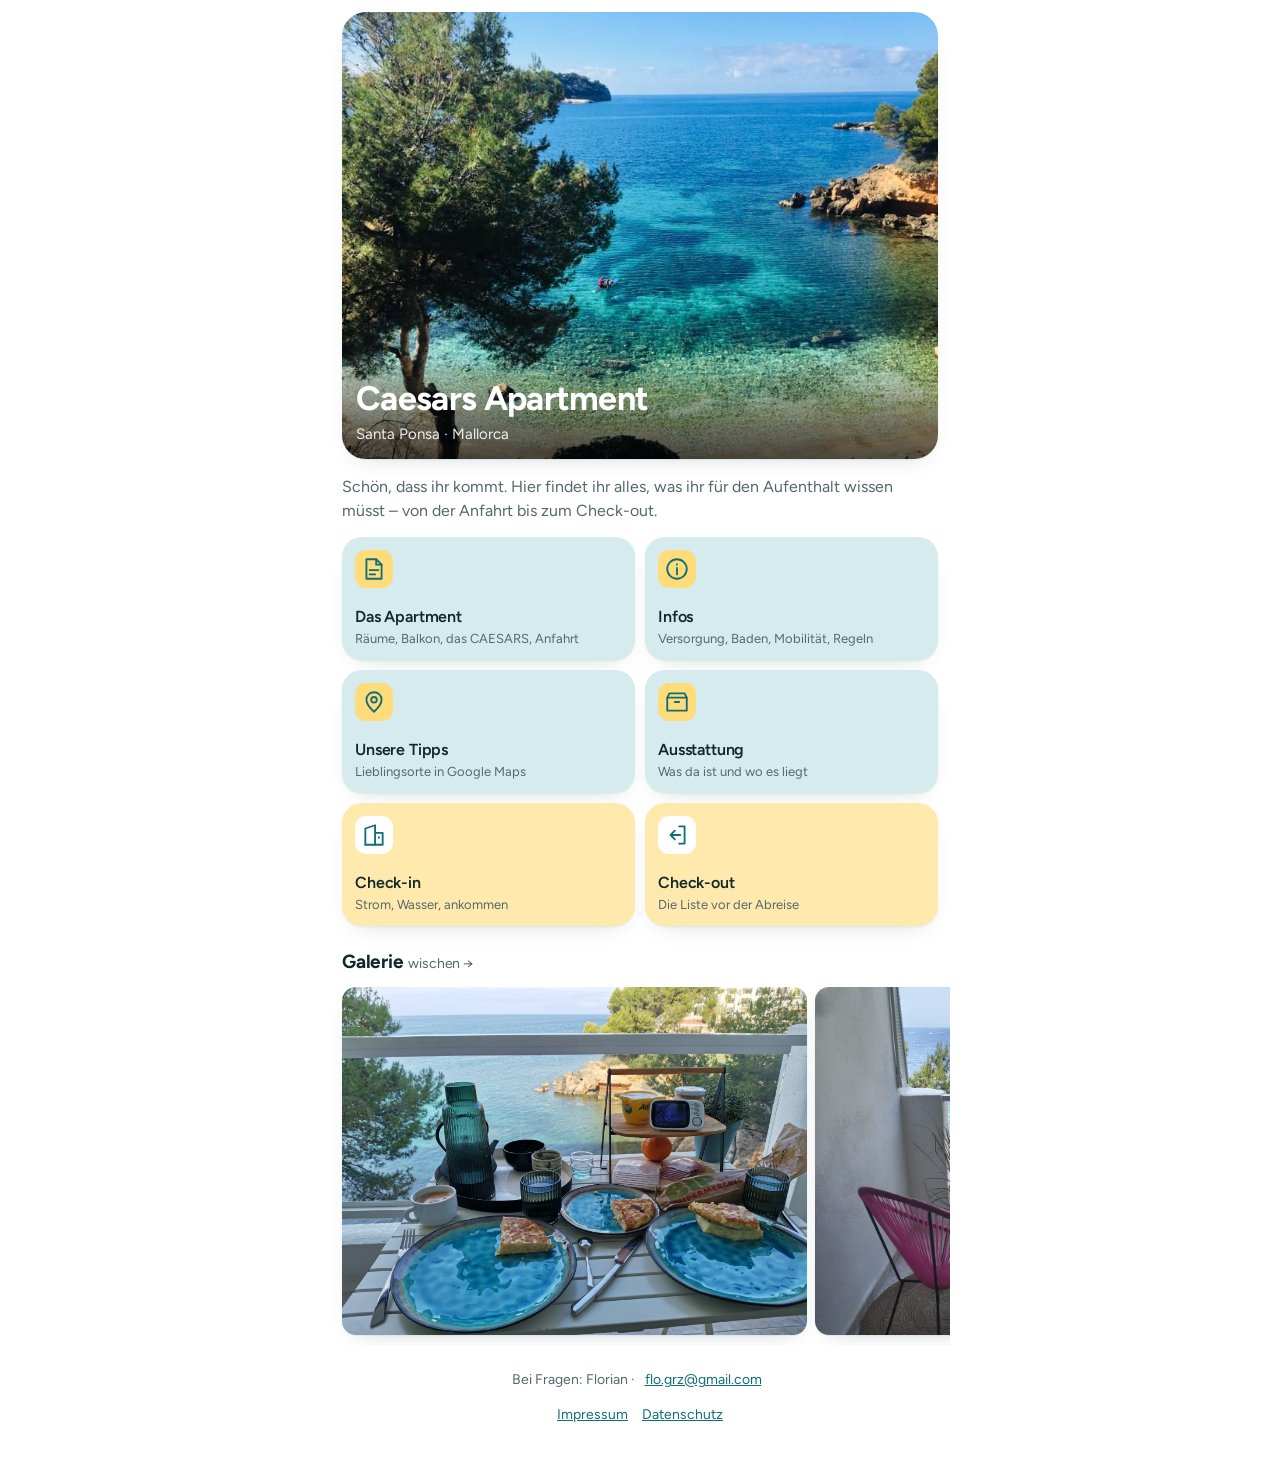
<file: index.html>
<!doctype html>
<html lang="de">
<head>
<meta charset="utf-8">
<meta name="viewport" content="width=device-width, initial-scale=1">
<meta name="theme-color" content="#ffffff">
<meta name="robots" content="noindex">
<meta name="referrer" content="no-referrer">
<meta http-equiv="Content-Security-Policy" content="default-src 'none'; img-src 'self'; style-src 'self'; font-src 'self'; base-uri 'none'; form-action 'none'">
<title>Caesars Apartment · Santa Ponsa</title>
<link rel="icon" href="favicon.svg">
<link rel="stylesheet" href="style.css">
</head>
<body>
  <div class="wrap">

    <div class="hero">
      <img width="801" height="601" src="bilder/bucht-kajak.jpg" alt="Türkises Wasser in der Bucht vor dem CAESARS">
      <div>
        <h1>Caesars Apartment</h1>
        <p>Santa Ponsa · Mallorca</p>
      </div>
    </div>

    <p class="lead">Schön, dass ihr kommt. Hier findet ihr alles, was ihr für den
    Aufenthalt wissen müsst – von der Anfahrt bis zum Check-out.</p>

    <div class="tiles">
      <a class="tile" href="apartment.html">
        <svg viewBox="0 0 24 24"><path d="M5 3h9l5 5v13H5z"/><path d="M14 3v5h5"/><path d="M8 13h8M8 17h5"/></svg>
        <b>Das Apartment</b><span>Räume, Balkon, das CAESARS, Anfahrt</span>
      </a>
      <a class="tile" href="infos.html">
        <svg viewBox="0 0 24 24"><circle cx="12" cy="12" r="9"/><path d="M12 11v6M12 7.5v.5"/></svg>
        <b>Infos</b><span>Versorgung, Baden, Mobilität, Regeln</span>
      </a>
      <a class="tile" href="https://maps.app.goo.gl/NUno4qxwkaP9BpNPA">
        <svg viewBox="0 0 24 24"><path d="M12 21s7-6.2 7-11a7 7 0 10-14 0c0 4.8 7 11 7 11z"/><circle cx="12" cy="10" r="2.6"/></svg>
        <b>Unsere Tipps</b><span>Lieblingsorte in Google Maps</span>
      </a>
      <a class="tile" href="ausstattung.html">
        <svg viewBox="0 0 24 24"><path d="M3 8h18v12H3z"/><path d="M3 8l2-4h14l2 4"/><path d="M10 12h4"/></svg>
        <b>Ausstattung</b><span>Was da ist und wo es liegt</span>
      </a>
      <a class="tile warm" href="checkin.html">
        <svg viewBox="0 0 24 24"><path d="M4 21V6l9-3v18"/><path d="M13 10h7v11H4"/><path d="M16.5 14v.5"/></svg>
        <b>Check-in</b><span>Strom, Wasser, ankommen</span>
      </a>
      <a class="tile warm" href="checkout.html">
        <svg viewBox="0 0 24 24"><path d="M14 4h5v16h-5"/><path d="M10 8l-4 4 4 4M6 12h9"/></svg>
        <b>Check-out</b><span>Die Liste vor der Abreise</span>
      </a>
    </div>

    <h2 id="galerie" class="sec">Galerie <span>wischen &rarr;</span></h2>
    <div class="strip">
      <a href="#b1"><img width="1600" height="1200" src="bilder/balkon-fruehstueck.jpg" alt="Frühstück auf dem Balkon, direkt über der Bucht" loading="lazy"></a>
      <a href="#b2"><img width="1200" height="1600" src="bilder/balkon.jpg" alt="Die Terrasse mit Blick auf die Bucht" loading="lazy"></a>
      <a href="#b3"><img width="1600" height="1200" src="bilder/balkon-tapas.jpg" alt="Mittagessen auf dem Balkon über der Bucht" loading="lazy"></a>
      <a href="#b4"><img width="1600" height="1200" src="bilder/sonnenuntergang.jpg" alt="Sonnenuntergang über der Bucht von Santa Ponsa" loading="lazy"></a>
      <a href="#b5"><img width="1168" height="754" src="bilder/aussicht.jpg" alt="Blick vom Apartment auf Pool und Bucht" loading="lazy"></a>
      <a href="#b6"><img width="1600" height="1200" src="bilder/willkommen.jpg" alt="Willkommen im Caesars Apartment" loading="lazy"></a>
      <a href="#b7"><img width="1530" height="2040" src="bilder/schlafzimmer.jpg" alt="Schlafzimmer mit zwei 80-cm-Betten" loading="lazy"></a>
      <a href="#b8"><img width="1200" height="1600" src="bilder/wohnbereich.jpg" alt="Wohnbereich mit Schlafsofa und offener Küche" loading="lazy"></a>
      <a href="#b9"><img width="1200" height="1600" src="bilder/wohnzimmer.jpg" alt="Wohnzimmer mit TV, Vitrine und Esstisch" loading="lazy"></a>
      <a href="#b10"><img width="1492" height="1989" src="bilder/wohnzimmer-meerblick.jpg" alt="Wohnzimmer mit Blick aufs Meer" loading="lazy"></a>
      <a href="#b11"><img width="2007" height="1506" src="bilder/wohnzimmer-kueche.jpg" alt="Wohnzimmer mit Blick zur offenen Küche" loading="lazy"></a>
      <a href="#b12"><img width="1200" height="1600" src="bilder/bad.jpg" alt="Das Bad mit bodengleicher Dusche" loading="lazy"></a>
      <a href="#b13"><img width="413" height="551" src="bilder/sonnenuntergang-balkon.jpg" alt="Die Terrasse mit Blick auf die Bucht" loading="lazy"></a>
      <a href="#b14"><img width="576" height="377" src="bilder/caesars.jpg" alt="Das CAESARS an der Nordseite der Bucht" loading="lazy"></a>
      <a href="#b15"><img width="1530" height="2040" src="bilder/eingang.jpg" alt="Der Eingang des CAESARS" loading="lazy"></a>
      <a href="#b16"><img width="801" height="601" src="bilder/bucht-kajak.jpg" alt="Türkises Wasser in der Bucht" loading="lazy"></a>
      <a href="#b17"><img width="1993" height="1495" src="bilder/strandblick.jpg" alt="Blick über die Bucht zum großen Strand" loading="lazy"></a>
      <a href="#b18"><img width="1536" height="2048" src="bilder/hauptstrand.jpg" alt="Der Hauptstrand von Santa Ponsa" loading="lazy"></a>
      <a href="#b19"><img width="1600" height="1200" src="bilder/sandstrand.jpg" alt="Der Sandstrand von Santa Ponsa" loading="lazy"></a>
    </div>

    <footer>
      <p>Bei Fragen: Florian · <a href="mailto:flo.grz@gmail.com">flo.grz@gmail.com</a></p>
      <p><a href="impressum.html">Impressum</a><a href="datenschutz.html">Datenschutz</a></p>
    </footer>
  </div>

  <figure class="lb" id="b1"><a class="bg" href="#galerie" aria-hidden="true"></a>
    <a class="nav zurueck" href="#b19" aria-label="Vorheriges Bild">&lsaquo;</a>
    <a class="nav weiter" href="#b2" aria-label="Nächstes Bild">&rsaquo;</a>
    <a class="x" href="#galerie" aria-label="Schließen">&times;</a>
    <img width="1600" height="1200" src="bilder/balkon-fruehstueck.jpg" alt="Frühstück auf dem Balkon, direkt über der Bucht"><figcaption>Frühstück auf dem Balkon, direkt über der Bucht</figcaption></figure>
  <figure class="lb" id="b2"><a class="bg" href="#galerie" aria-hidden="true"></a>
    <a class="nav zurueck" href="#b1" aria-label="Vorheriges Bild">&lsaquo;</a>
    <a class="nav weiter" href="#b3" aria-label="Nächstes Bild">&rsaquo;</a>
    <a class="x" href="#galerie" aria-label="Schließen">&times;</a>
    <img width="1200" height="1600" src="bilder/balkon.jpg" alt="Die Terrasse mit Blick auf die Bucht"><figcaption>Die Terrasse mit Blick auf die Bucht</figcaption></figure>
  <figure class="lb" id="b3"><a class="bg" href="#galerie" aria-hidden="true"></a>
    <a class="nav zurueck" href="#b2" aria-label="Vorheriges Bild">&lsaquo;</a>
    <a class="nav weiter" href="#b4" aria-label="Nächstes Bild">&rsaquo;</a>
    <a class="x" href="#galerie" aria-label="Schließen">&times;</a>
    <img width="1600" height="1200" src="bilder/balkon-tapas.jpg" alt="Mittagessen auf dem Balkon über der Bucht"><figcaption>Mittagessen auf dem Balkon über der Bucht</figcaption></figure>
  <figure class="lb" id="b4"><a class="bg" href="#galerie" aria-hidden="true"></a>
    <a class="nav zurueck" href="#b3" aria-label="Vorheriges Bild">&lsaquo;</a>
    <a class="nav weiter" href="#b5" aria-label="Nächstes Bild">&rsaquo;</a>
    <a class="x" href="#galerie" aria-label="Schließen">&times;</a>
    <img width="1600" height="1200" src="bilder/sonnenuntergang.jpg" alt="Sonnenuntergang über der Bucht von Santa Ponsa"><figcaption>Sonnenuntergang über der Bucht von Santa Ponsa</figcaption></figure>
  <figure class="lb" id="b5"><a class="bg" href="#galerie" aria-hidden="true"></a>
    <a class="nav zurueck" href="#b4" aria-label="Vorheriges Bild">&lsaquo;</a>
    <a class="nav weiter" href="#b6" aria-label="Nächstes Bild">&rsaquo;</a>
    <a class="x" href="#galerie" aria-label="Schließen">&times;</a>
    <img width="1168" height="754" src="bilder/aussicht.jpg" alt="Blick vom Apartment auf Pool und Bucht"><figcaption>Blick vom Apartment auf Pool und Bucht</figcaption></figure>
  <figure class="lb" id="b6"><a class="bg" href="#galerie" aria-hidden="true"></a>
    <a class="nav zurueck" href="#b5" aria-label="Vorheriges Bild">&lsaquo;</a>
    <a class="nav weiter" href="#b7" aria-label="Nächstes Bild">&rsaquo;</a>
    <a class="x" href="#galerie" aria-label="Schließen">&times;</a>
    <img width="1600" height="1200" src="bilder/willkommen.jpg" alt="Willkommen im Caesars Apartment"><figcaption>Willkommen im Caesars Apartment</figcaption></figure>
  <figure class="lb" id="b7"><a class="bg" href="#galerie" aria-hidden="true"></a>
    <a class="nav zurueck" href="#b6" aria-label="Vorheriges Bild">&lsaquo;</a>
    <a class="nav weiter" href="#b8" aria-label="Nächstes Bild">&rsaquo;</a>
    <a class="x" href="#galerie" aria-label="Schließen">&times;</a>
    <img width="1530" height="2040" src="bilder/schlafzimmer.jpg" alt="Schlafzimmer mit zwei 80-cm-Betten"><figcaption>Schlafzimmer mit zwei 80-cm-Betten</figcaption></figure>
  <figure class="lb" id="b8"><a class="bg" href="#galerie" aria-hidden="true"></a>
    <a class="nav zurueck" href="#b7" aria-label="Vorheriges Bild">&lsaquo;</a>
    <a class="nav weiter" href="#b9" aria-label="Nächstes Bild">&rsaquo;</a>
    <a class="x" href="#galerie" aria-label="Schließen">&times;</a>
    <img width="1200" height="1600" src="bilder/wohnbereich.jpg" alt="Wohnbereich mit Schlafsofa und offener Küche"><figcaption>Wohnbereich mit Schlafsofa und offener Küche</figcaption></figure>
  <figure class="lb" id="b9"><a class="bg" href="#galerie" aria-hidden="true"></a>
    <a class="nav zurueck" href="#b8" aria-label="Vorheriges Bild">&lsaquo;</a>
    <a class="nav weiter" href="#b10" aria-label="Nächstes Bild">&rsaquo;</a>
    <a class="x" href="#galerie" aria-label="Schließen">&times;</a>
    <img width="1200" height="1600" src="bilder/wohnzimmer.jpg" alt="Wohnzimmer mit TV, Vitrine und Esstisch"><figcaption>Wohnzimmer mit TV, Vitrine und Esstisch</figcaption></figure>
  <figure class="lb" id="b10"><a class="bg" href="#galerie" aria-hidden="true"></a>
    <a class="nav zurueck" href="#b9" aria-label="Vorheriges Bild">&lsaquo;</a>
    <a class="nav weiter" href="#b11" aria-label="Nächstes Bild">&rsaquo;</a>
    <a class="x" href="#galerie" aria-label="Schließen">&times;</a>
    <img width="1492" height="1989" src="bilder/wohnzimmer-meerblick.jpg" alt="Wohnzimmer mit Blick aufs Meer"><figcaption>Wohnzimmer mit Blick aufs Meer</figcaption></figure>
  <figure class="lb" id="b11"><a class="bg" href="#galerie" aria-hidden="true"></a>
    <a class="nav zurueck" href="#b10" aria-label="Vorheriges Bild">&lsaquo;</a>
    <a class="nav weiter" href="#b12" aria-label="Nächstes Bild">&rsaquo;</a>
    <a class="x" href="#galerie" aria-label="Schließen">&times;</a>
    <img width="2007" height="1506" src="bilder/wohnzimmer-kueche.jpg" alt="Wohnzimmer mit Blick zur offenen Küche"><figcaption>Wohnzimmer mit Blick zur offenen Küche</figcaption></figure>
  <figure class="lb" id="b12"><a class="bg" href="#galerie" aria-hidden="true"></a>
    <a class="nav zurueck" href="#b11" aria-label="Vorheriges Bild">&lsaquo;</a>
    <a class="nav weiter" href="#b13" aria-label="Nächstes Bild">&rsaquo;</a>
    <a class="x" href="#galerie" aria-label="Schließen">&times;</a>
    <img width="1200" height="1600" src="bilder/bad.jpg" alt="Das Bad mit bodengleicher Dusche"><figcaption>Das Bad mit bodengleicher Dusche</figcaption></figure>
  <figure class="lb" id="b13"><a class="bg" href="#galerie" aria-hidden="true"></a>
    <a class="nav zurueck" href="#b12" aria-label="Vorheriges Bild">&lsaquo;</a>
    <a class="nav weiter" href="#b14" aria-label="Nächstes Bild">&rsaquo;</a>
    <a class="x" href="#galerie" aria-label="Schließen">&times;</a>
    <img width="413" height="551" src="bilder/sonnenuntergang-balkon.jpg" alt="Die Terrasse mit Blick auf die Bucht"><figcaption>Die Terrasse mit Blick auf die Bucht</figcaption></figure>
  <figure class="lb" id="b14"><a class="bg" href="#galerie" aria-hidden="true"></a>
    <a class="nav zurueck" href="#b13" aria-label="Vorheriges Bild">&lsaquo;</a>
    <a class="nav weiter" href="#b15" aria-label="Nächstes Bild">&rsaquo;</a>
    <a class="x" href="#galerie" aria-label="Schließen">&times;</a>
    <img width="576" height="377" src="bilder/caesars.jpg" alt="Das CAESARS an der Nordseite der Bucht"><figcaption>Das CAESARS an der Nordseite der Bucht</figcaption></figure>
  <figure class="lb" id="b15"><a class="bg" href="#galerie" aria-hidden="true"></a>
    <a class="nav zurueck" href="#b14" aria-label="Vorheriges Bild">&lsaquo;</a>
    <a class="nav weiter" href="#b16" aria-label="Nächstes Bild">&rsaquo;</a>
    <a class="x" href="#galerie" aria-label="Schließen">&times;</a>
    <img width="1530" height="2040" src="bilder/eingang.jpg" alt="Der Eingang des CAESARS"><figcaption>Der Eingang des CAESARS</figcaption></figure>
  <figure class="lb" id="b16"><a class="bg" href="#galerie" aria-hidden="true"></a>
    <a class="nav zurueck" href="#b15" aria-label="Vorheriges Bild">&lsaquo;</a>
    <a class="nav weiter" href="#b17" aria-label="Nächstes Bild">&rsaquo;</a>
    <a class="x" href="#galerie" aria-label="Schließen">&times;</a>
    <img width="801" height="601" src="bilder/bucht-kajak.jpg" alt="Türkises Wasser in der Bucht"><figcaption>Türkises Wasser in der Bucht</figcaption></figure>
  <figure class="lb" id="b17"><a class="bg" href="#galerie" aria-hidden="true"></a>
    <a class="nav zurueck" href="#b16" aria-label="Vorheriges Bild">&lsaquo;</a>
    <a class="nav weiter" href="#b18" aria-label="Nächstes Bild">&rsaquo;</a>
    <a class="x" href="#galerie" aria-label="Schließen">&times;</a>
    <img width="1993" height="1495" src="bilder/strandblick.jpg" alt="Blick über die Bucht zum großen Strand"><figcaption>Blick über die Bucht zum großen Strand</figcaption></figure>
  <figure class="lb" id="b18"><a class="bg" href="#galerie" aria-hidden="true"></a>
    <a class="nav zurueck" href="#b17" aria-label="Vorheriges Bild">&lsaquo;</a>
    <a class="nav weiter" href="#b19" aria-label="Nächstes Bild">&rsaquo;</a>
    <a class="x" href="#galerie" aria-label="Schließen">&times;</a>
    <img width="1536" height="2048" src="bilder/hauptstrand.jpg" alt="Der Hauptstrand von Santa Ponsa"><figcaption>Der Hauptstrand von Santa Ponsa</figcaption></figure>
  <figure class="lb" id="b19"><a class="bg" href="#galerie" aria-hidden="true"></a>
    <a class="nav zurueck" href="#b18" aria-label="Vorheriges Bild">&lsaquo;</a>
    <a class="nav weiter" href="#b1" aria-label="Nächstes Bild">&rsaquo;</a>
    <a class="x" href="#galerie" aria-label="Schließen">&times;</a>
    <img width="1600" height="1200" src="bilder/sandstrand.jpg" alt="Der Sandstrand von Santa Ponsa"><figcaption>Der Sandstrand von Santa Ponsa</figcaption></figure>
</body>
</html>
</file>
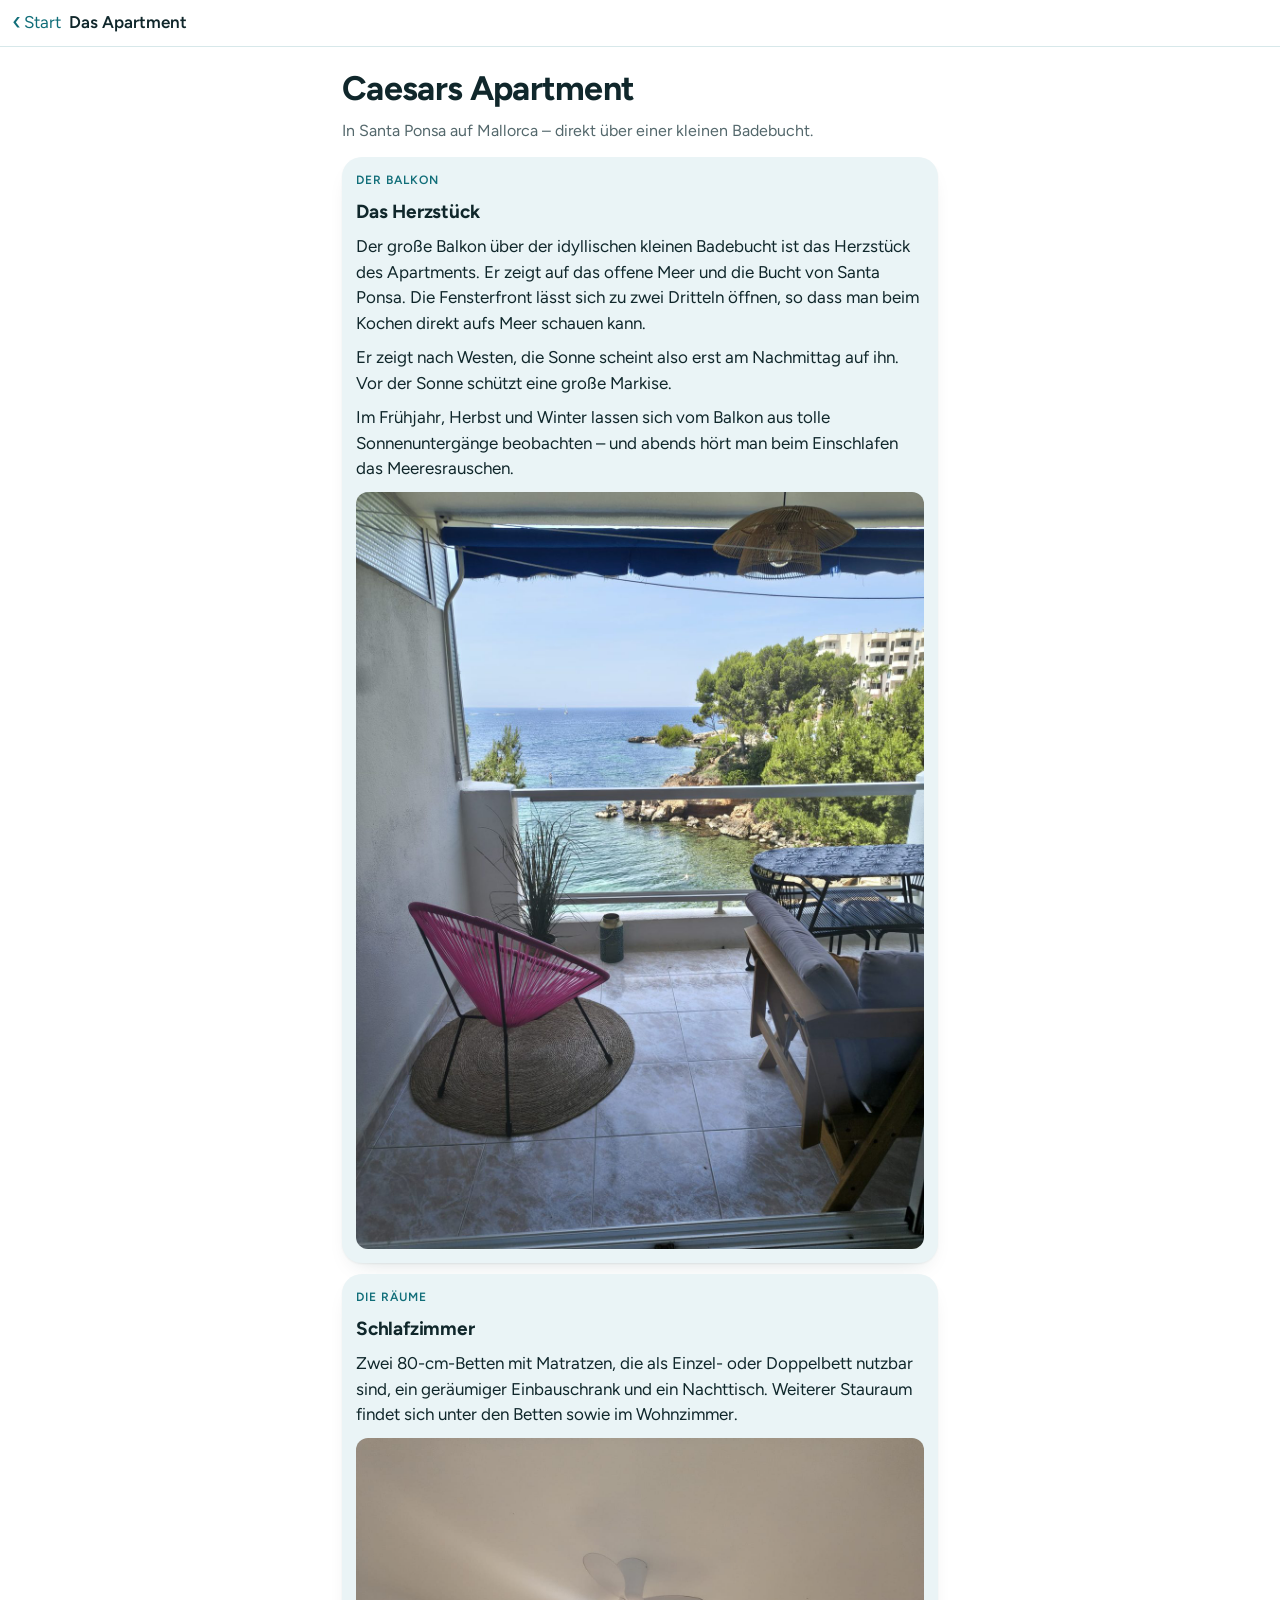
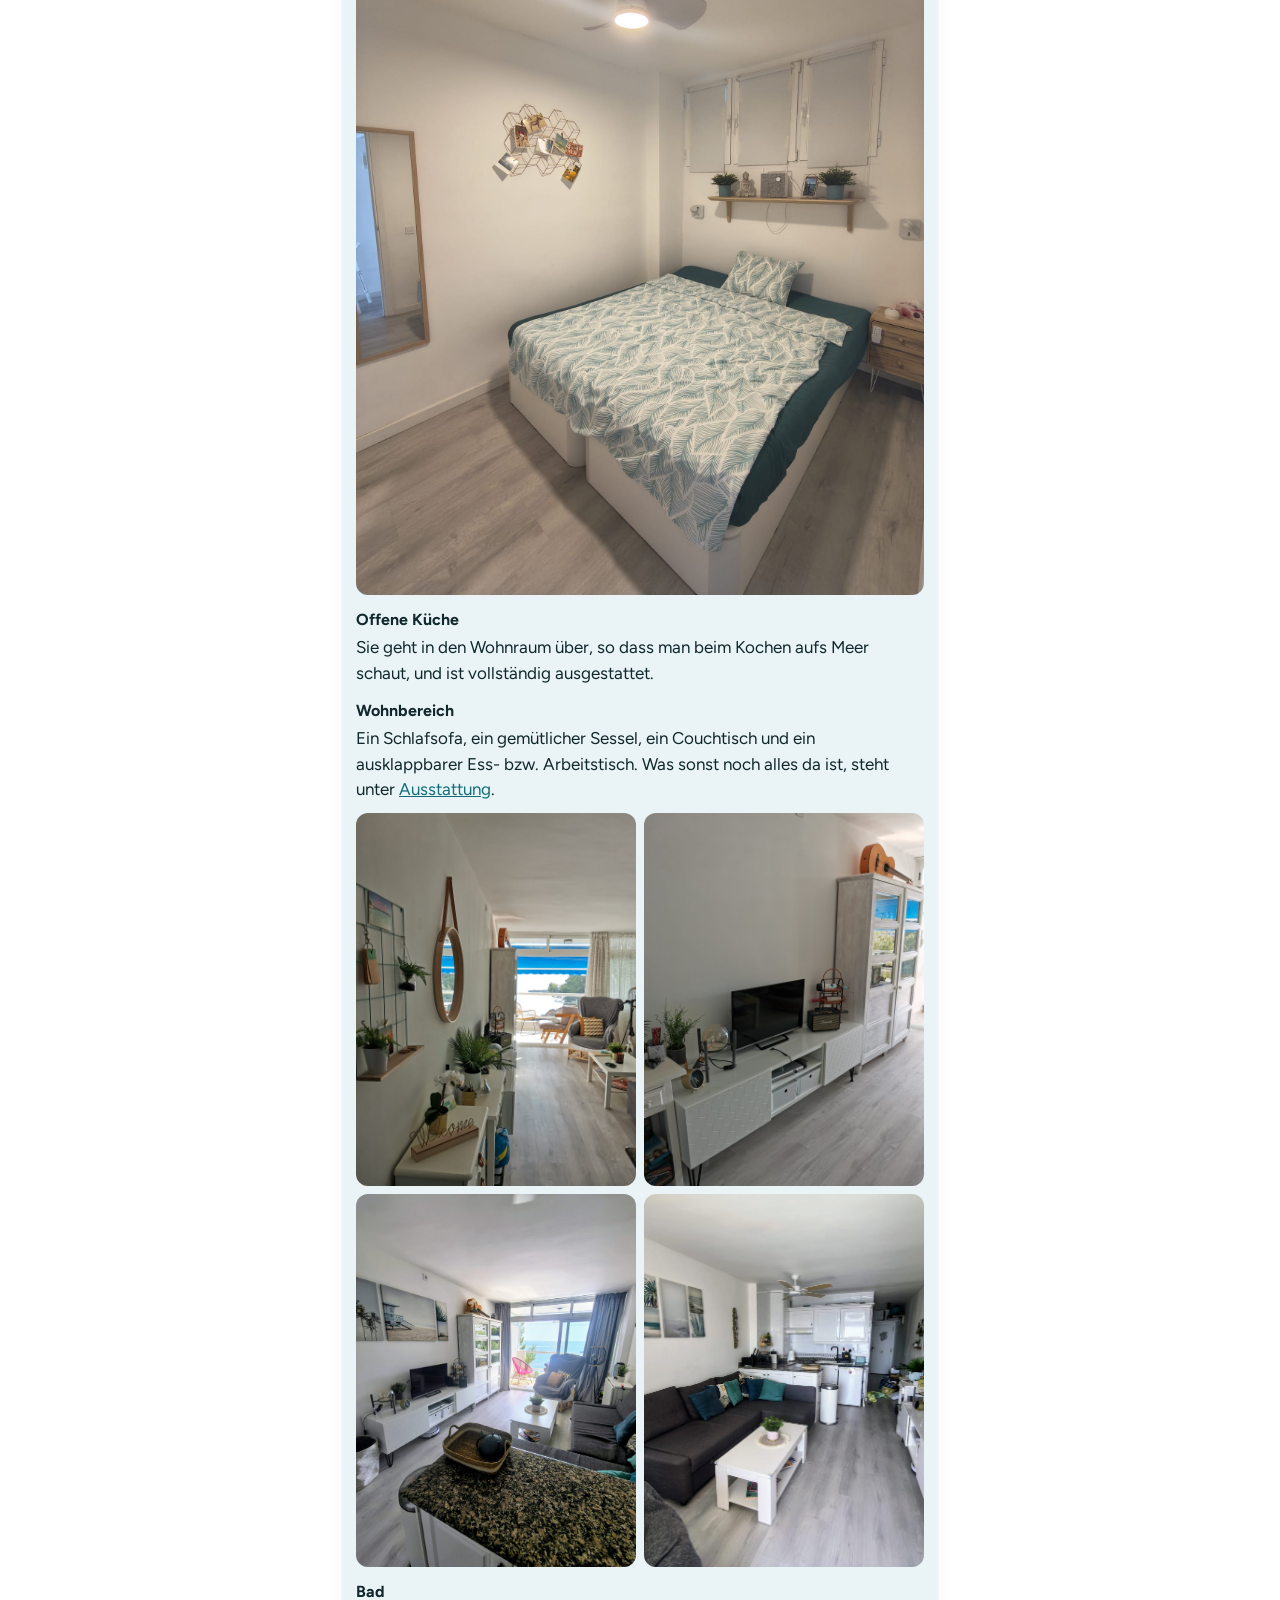
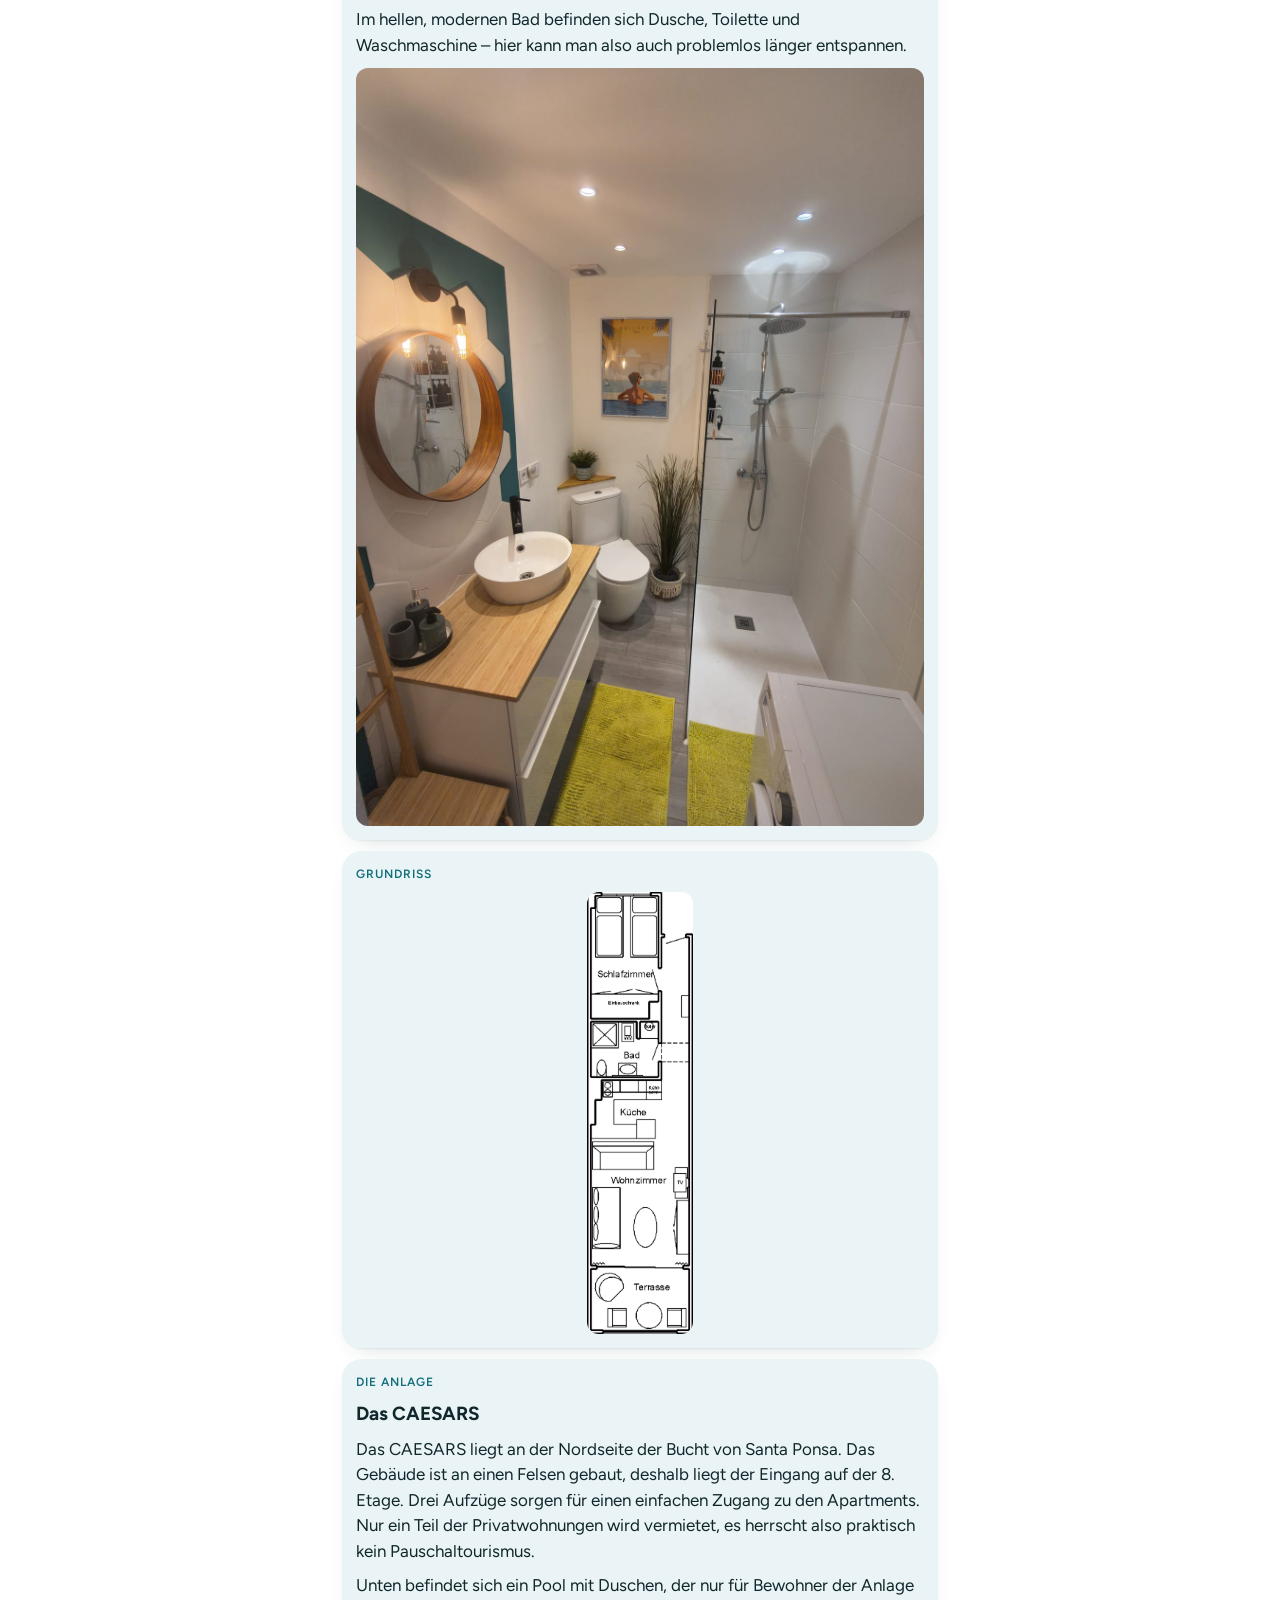
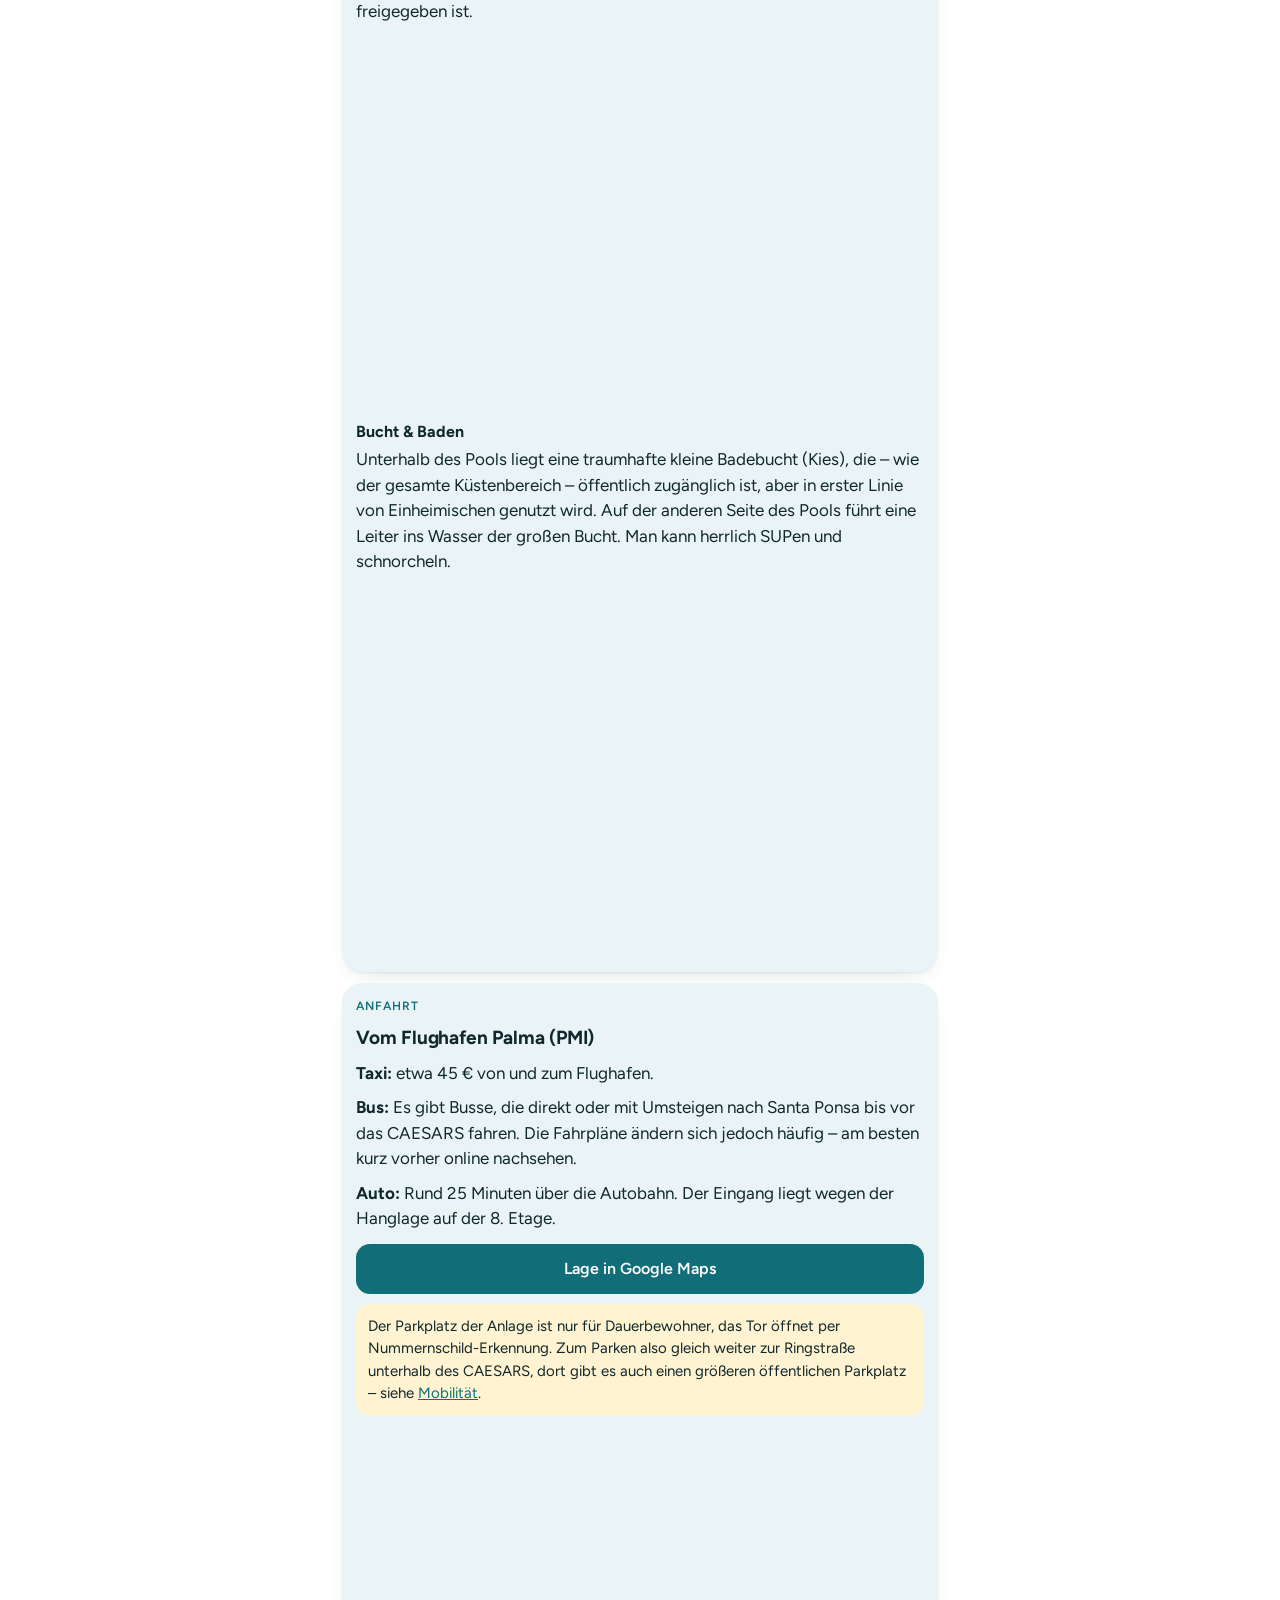
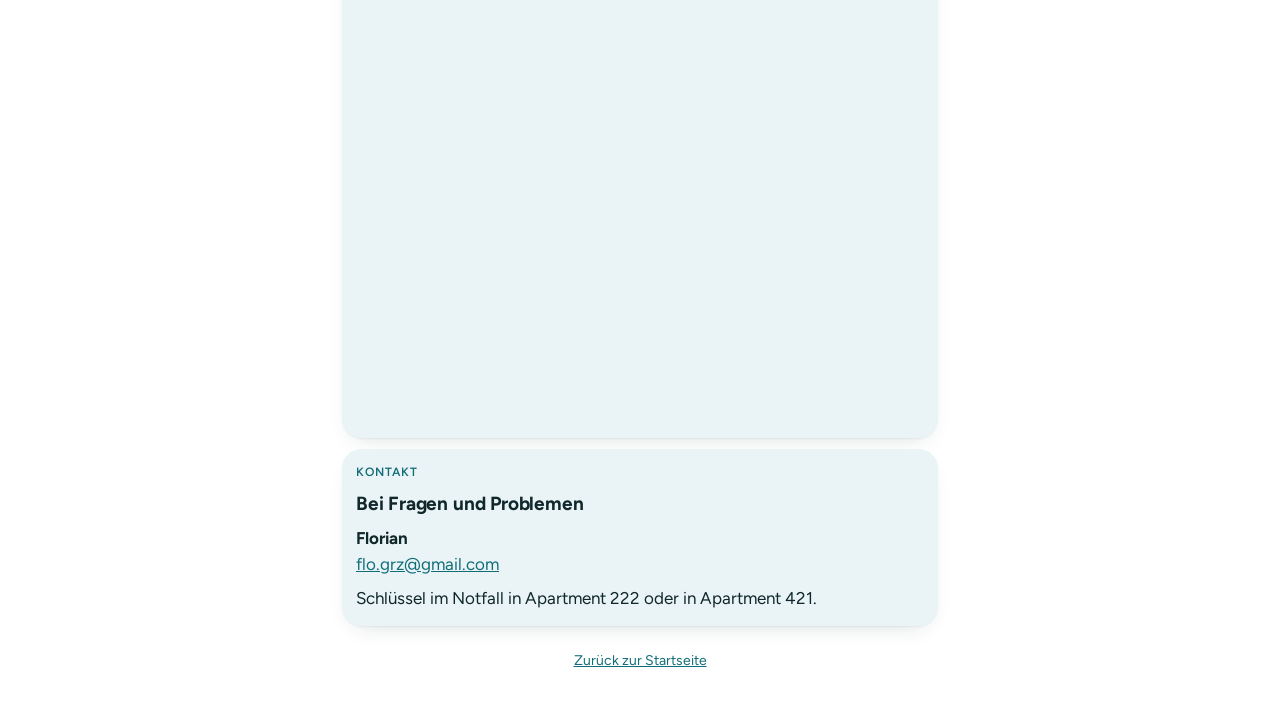
<file: apartment.html>
<!doctype html>
<html lang="de">
<head>
<meta charset="utf-8">
<meta name="viewport" content="width=device-width, initial-scale=1">
<meta name="theme-color" content="#ffffff">
<meta name="robots" content="noindex">
<meta name="referrer" content="no-referrer">
<meta http-equiv="Content-Security-Policy" content="default-src 'none'; img-src 'self'; style-src 'self'; font-src 'self'; base-uri 'none'; form-action 'none'">
<title>Das Apartment · Caesars Apartment</title>
<link rel="icon" href="favicon.svg">
<link rel="stylesheet" href="style.css">
</head>
<body>
<header class="bar"><a href="index.html">Start</a><span>Das Apartment</span></header>
<div class="wrap">

  <h1 class="page">Caesars Apartment</h1>
  <p class="lead">In Santa Ponsa auf Mallorca – direkt über einer kleinen Badebucht.</p>

  <div class="card">
    <p class="eyebrow">Der Balkon</p>
    <h2>Das Herzstück</h2>
    <p>Der große Balkon über der idyllischen kleinen Badebucht ist das Herzstück des
    Apartments. Er zeigt auf das offene Meer und die Bucht von Santa Ponsa. Die
    Fensterfront lässt sich zu zwei Dritteln öffnen, so dass man beim Kochen direkt
    aufs Meer schauen kann.</p>
    <p>Er zeigt nach Westen, die Sonne scheint also erst am Nachmittag auf ihn. Vor der
    Sonne schützt eine große Markise.</p>
    <p>Im Frühjahr, Herbst und Winter lassen sich vom Balkon aus tolle Sonnenuntergänge
    beobachten – und abends hört man beim Einschlafen das Meeresrauschen.</p>
    <img width="1200" height="1600" src="bilder/balkon.jpg" alt="Terrasse mit Sitzecke und Blick auf die Bucht" loading="lazy">
  </div>

  <div class="card">
    <p class="eyebrow">Die Räume</p>
    <h2>Schlafzimmer</h2>
    <p>Zwei 80-cm-Betten mit Matratzen, die als Einzel- oder Doppelbett nutzbar sind,
    ein geräumiger Einbauschrank und ein Nachttisch. Weiterer Stauraum findet sich
    unter den Betten sowie im Wohnzimmer.</p>
    <img width="1530" height="2040" src="bilder/schlafzimmer.jpg" alt="Schlafzimmer mit Doppelbett" loading="lazy">

    <h3>Offene Küche</h3>
    <p>Sie geht in den Wohnraum über, so dass man beim Kochen aufs Meer schaut, und ist
    vollständig ausgestattet.</p>

    <h3>Wohnbereich</h3>
    <p>Ein Schlafsofa, ein gemütlicher Sessel, ein Couchtisch und ein ausklappbarer
    Ess- bzw. Arbeitstisch. Was sonst noch alles da ist, steht unter
    <a href="ausstattung.html">Ausstattung</a>.</p>
    <div class="pair">
      <img width="1200" height="1600" src="bilder/wohnbereich.jpg" alt="Wohnbereich mit Sofa und Küche" loading="lazy">
      <img width="1200" height="1600" src="bilder/wohnzimmer.jpg" alt="Wohnzimmer mit TV und Vitrine" loading="lazy">
      <img width="1492" height="1989" src="bilder/wohnzimmer-meerblick.jpg" alt="Wohnzimmer mit Blick aufs Meer" loading="lazy">
      <img width="2007" height="1506" src="bilder/wohnzimmer-kueche.jpg" alt="Wohnzimmer mit Blick zur offenen Küche" loading="lazy">
    </div>

    <h3>Bad</h3>
    <p>Im hellen, modernen Bad befinden sich Dusche, Toilette und Waschmaschine –
    hier kann man also auch problemlos länger entspannen.</p>
    <img width="1200" height="1600" src="bilder/bad.jpg"
         alt="Bad mit Waschbecken, WC und bodengleicher Dusche" loading="lazy">
  </div>

  <div class="card" id="grundriss">
    <p class="eyebrow">Grundriss</p>
    <div class="planbox">
      <a href="#plan"><img class="plan" width="574" height="2396" src="bilder/grundriss.png"
         alt="Grundriss: Schlafzimmer, Bad, Küche, Wohnzimmer und Terrasse hintereinander" loading="lazy"></a>
    </div>
  </div>

  <div class="card">
    <p class="eyebrow">Die Anlage</p>
    <h2>Das CAESARS</h2>
    <p>Das CAESARS liegt an der Nordseite der Bucht von Santa Ponsa. Das Gebäude ist an
    einen Felsen gebaut, deshalb liegt der Eingang auf der 8. Etage. Drei Aufzüge
    sorgen für einen einfachen Zugang zu den Apartments. Nur ein Teil der
    Privatwohnungen wird vermietet, es herrscht also praktisch kein
    Pauschaltourismus.</p>
    <p>Unten befindet sich ein Pool mit Duschen, der nur für Bewohner der Anlage
    freigegeben ist.</p>
    <div class="pair">
      <img width="576" height="377" src="bilder/caesars.jpg" alt="Das Gebäude des CAESARS" loading="lazy">
      <img width="1530" height="2040" src="bilder/eingang.jpg" alt="Eingang des CAESARS" loading="lazy">
    </div>

    <h3>Bucht &amp; Baden</h3>
    <p>Unterhalb des Pools liegt eine traumhafte kleine Badebucht (Kies), die – wie der
    gesamte Küstenbereich – öffentlich zugänglich ist, aber in erster Linie von
    Einheimischen genutzt wird. Auf der anderen Seite des Pools führt eine Leiter ins
    Wasser der großen Bucht. Man kann herrlich SUPen und schnorcheln.</p>
    <div class="pair">
      <img width="801" height="601" src="bilder/bucht-kajak.jpg" alt="Türkises Wasser in der Bucht" loading="lazy">
      <img width="900" height="1600" src="bilder/bucht.jpg" alt="Die kleine Badebucht unterhalb der Anlage" loading="lazy">
    </div>
  </div>

  <div class="card" id="anfahrt">
    <p class="eyebrow">Anfahrt</p>
    <h2>Vom Flughafen Palma (PMI)</h2>
    <p><b>Taxi:</b> etwa 45 € von und zum Flughafen.</p>
    <p><b>Bus:</b> Es gibt Busse, die direkt oder mit Umsteigen nach Santa Ponsa bis vor
    das CAESARS fahren. Die Fahrpläne ändern sich jedoch häufig – am besten kurz
    vorher online nachsehen.</p>
    <p><b>Auto:</b> Rund 25 Minuten über die Autobahn. Der Eingang liegt wegen der
    Hanglage auf der 8. Etage.</p>
    <a class="btn" href="https://maps.app.goo.gl/i3KNdVnD5WK8LLeP6">Lage in Google Maps</a>
    <div class="note">Der Parkplatz der Anlage ist nur für Dauerbewohner, das Tor öffnet
    per Nummernschild-Erkennung. Zum Parken also gleich weiter zur Ringstraße
    unterhalb des CAESARS, dort gibt es auch einen
    größeren öffentlichen Parkplatz – siehe
    <a href="infos.html#mobilitaet">Mobilität</a>.</div>
    <img width="1056" height="562" src="bilder/karte-anfahrt.jpg" alt="Karte der Strecke von Palma nach Santa Ponsa" loading="lazy">
    <img width="1056" height="531" src="bilder/karte-santaponsa.jpg" alt="Karte der letzten Meter in Santa Ponsa" loading="lazy">
  </div>

  <div class="card" id="kontakt">
    <p class="eyebrow">Kontakt</p>
    <h2>Bei Fragen und Problemen</h2>
    <p><b>Florian</b><br>
      <a href="mailto:flo.grz@gmail.com">flo.grz@gmail.com</a></p>
    <p>Schlüssel im Notfall in Apartment 222 oder in Apartment 421.</p>
  </div>

  <footer><p><a href="index.html">Zurück zur Startseite</a></p></footer>
</div>

<figure class="lb plan" id="plan"><a class="bg" href="#grundriss" aria-hidden="true"></a>
  <a class="x" href="#grundriss" aria-label="Schließen">&times;</a>
  <img width="574" height="2396" src="bilder/grundriss.png" alt="Grundriss des Apartments">
  <figcaption>Grundriss des Apartments</figcaption></figure>
</body>
</html>
</file>
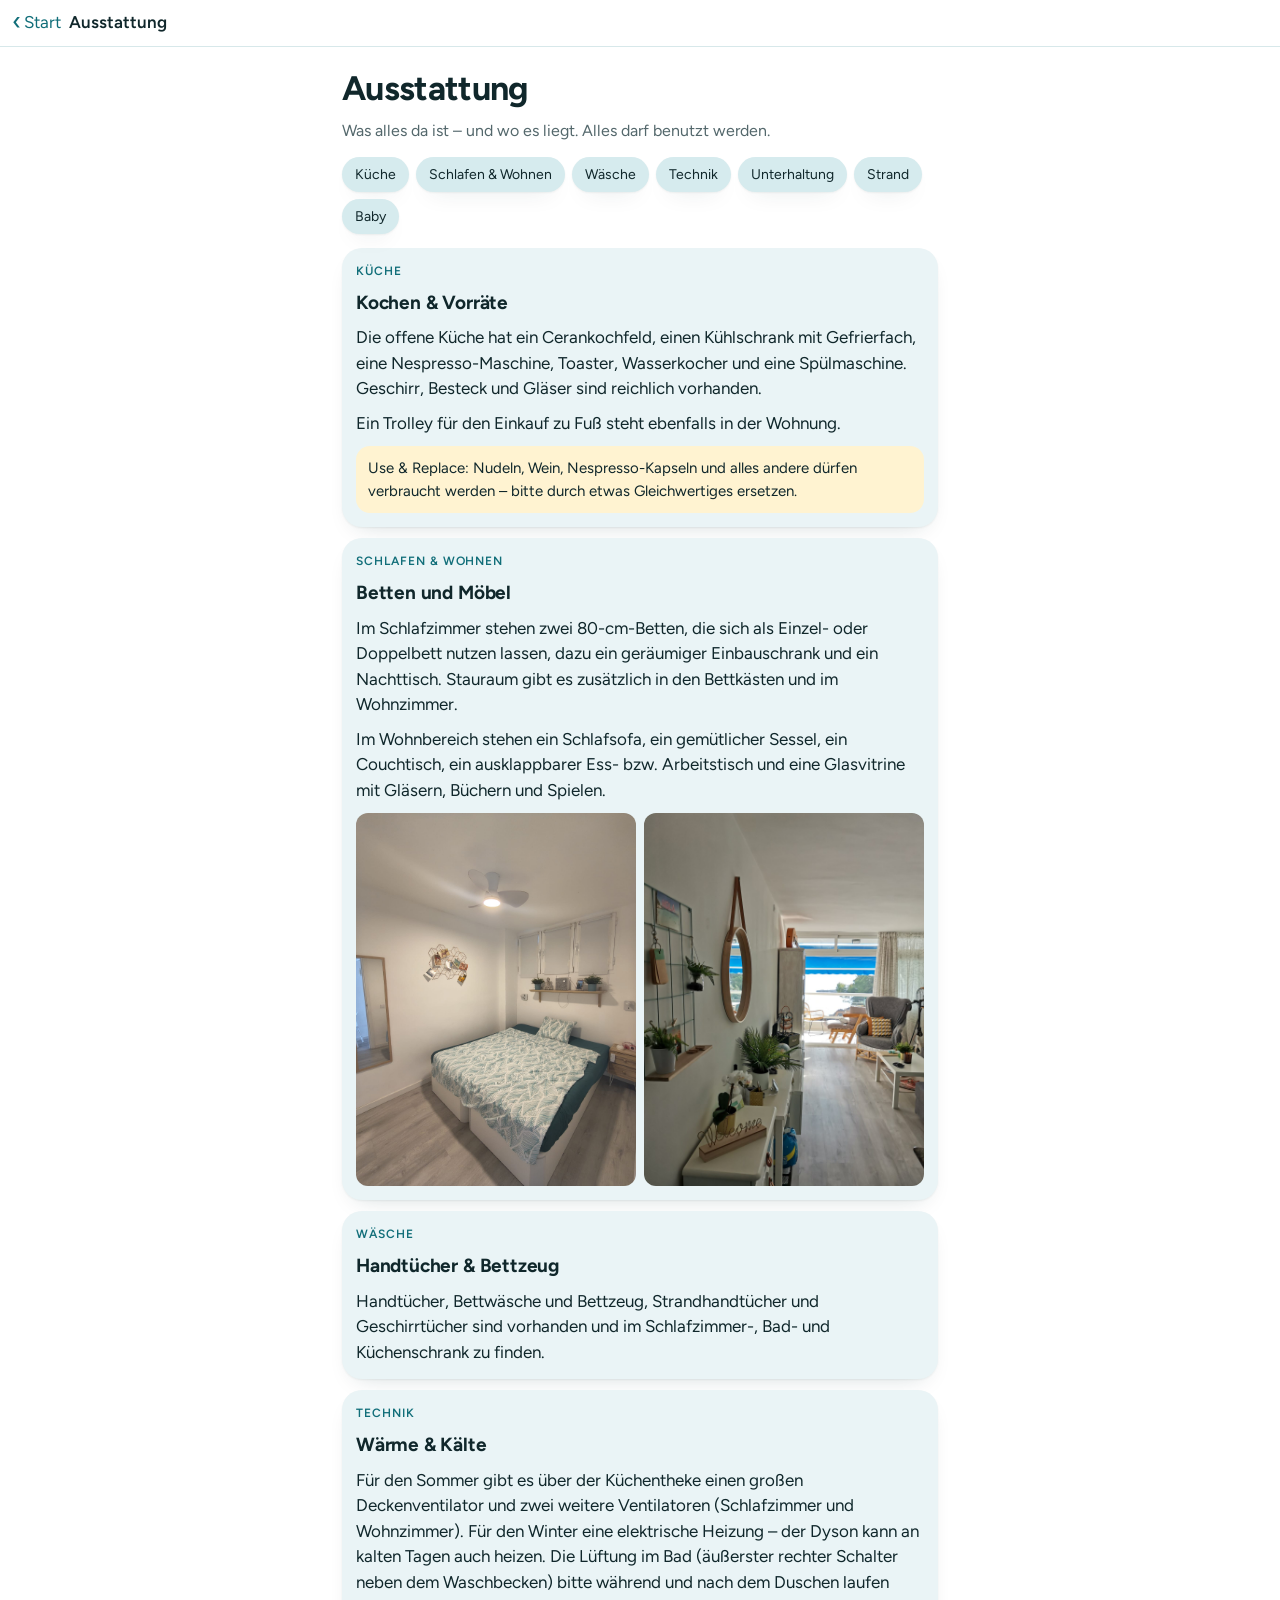
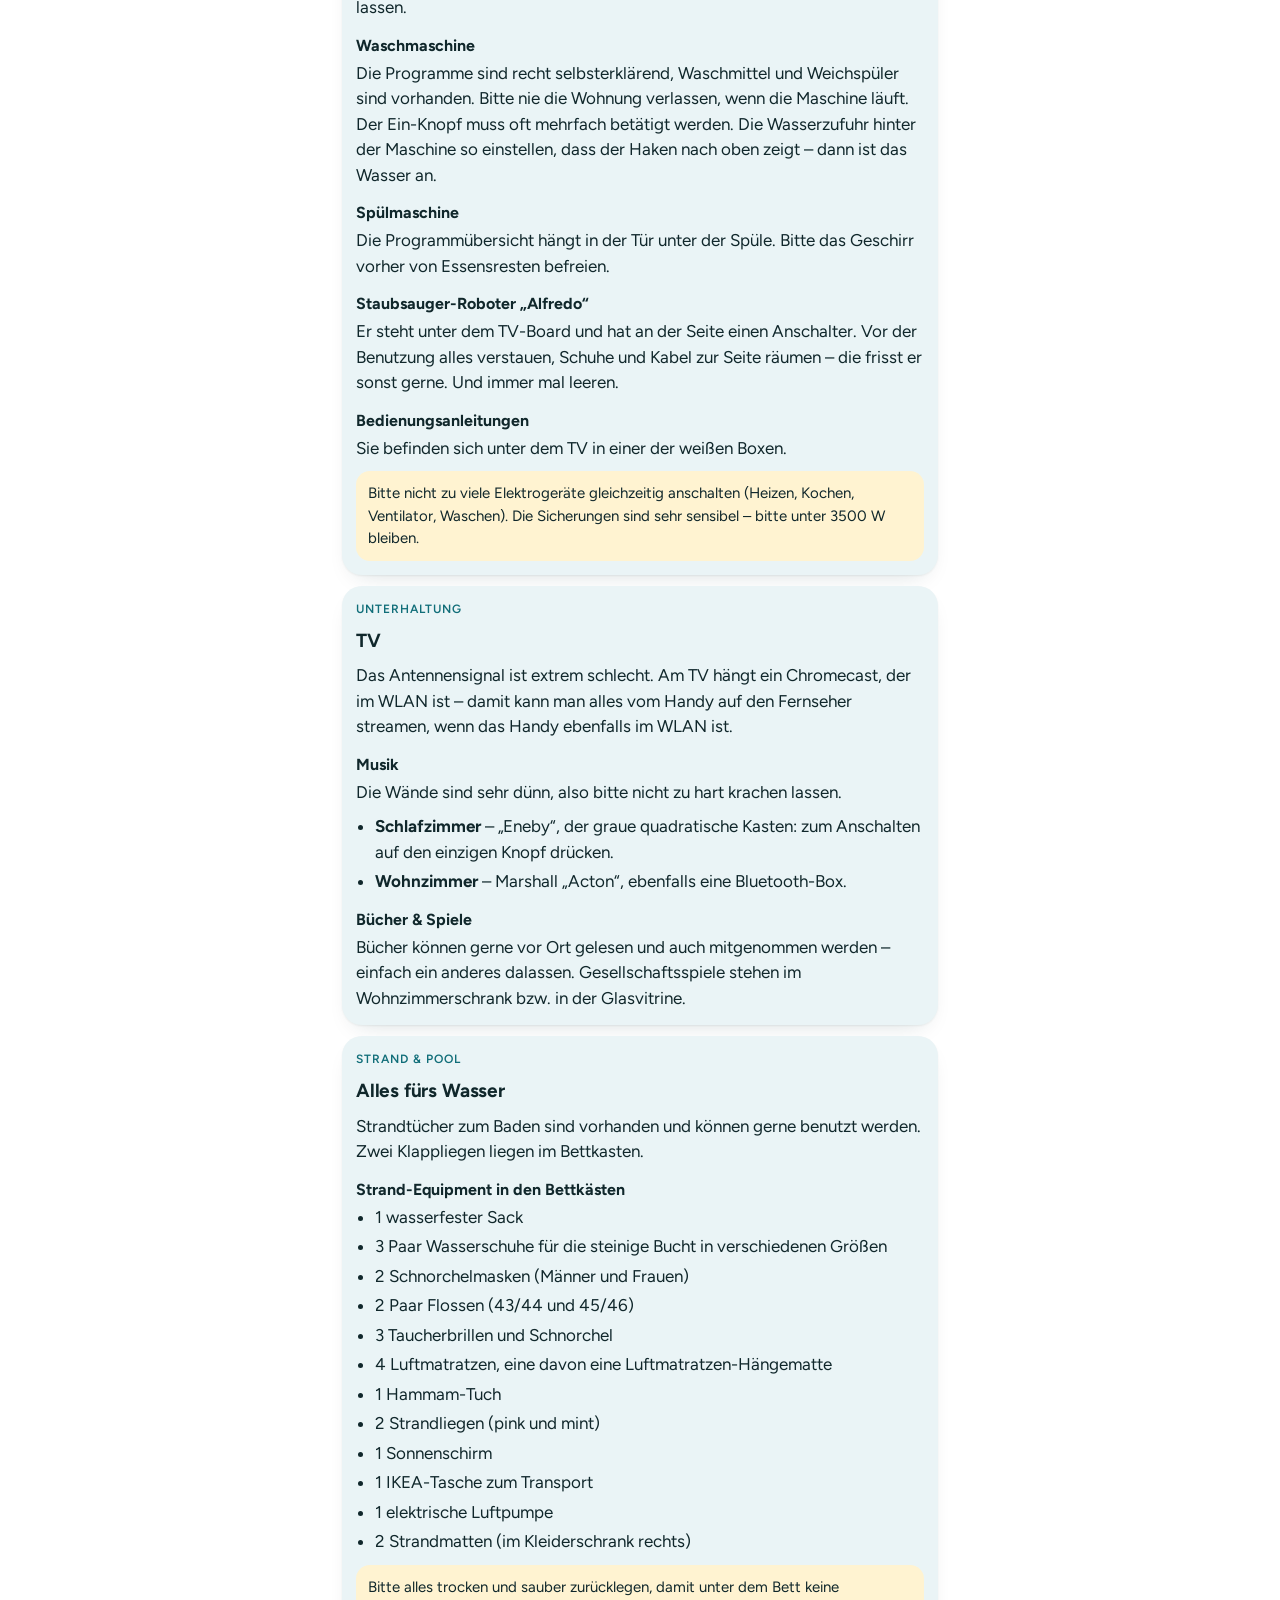
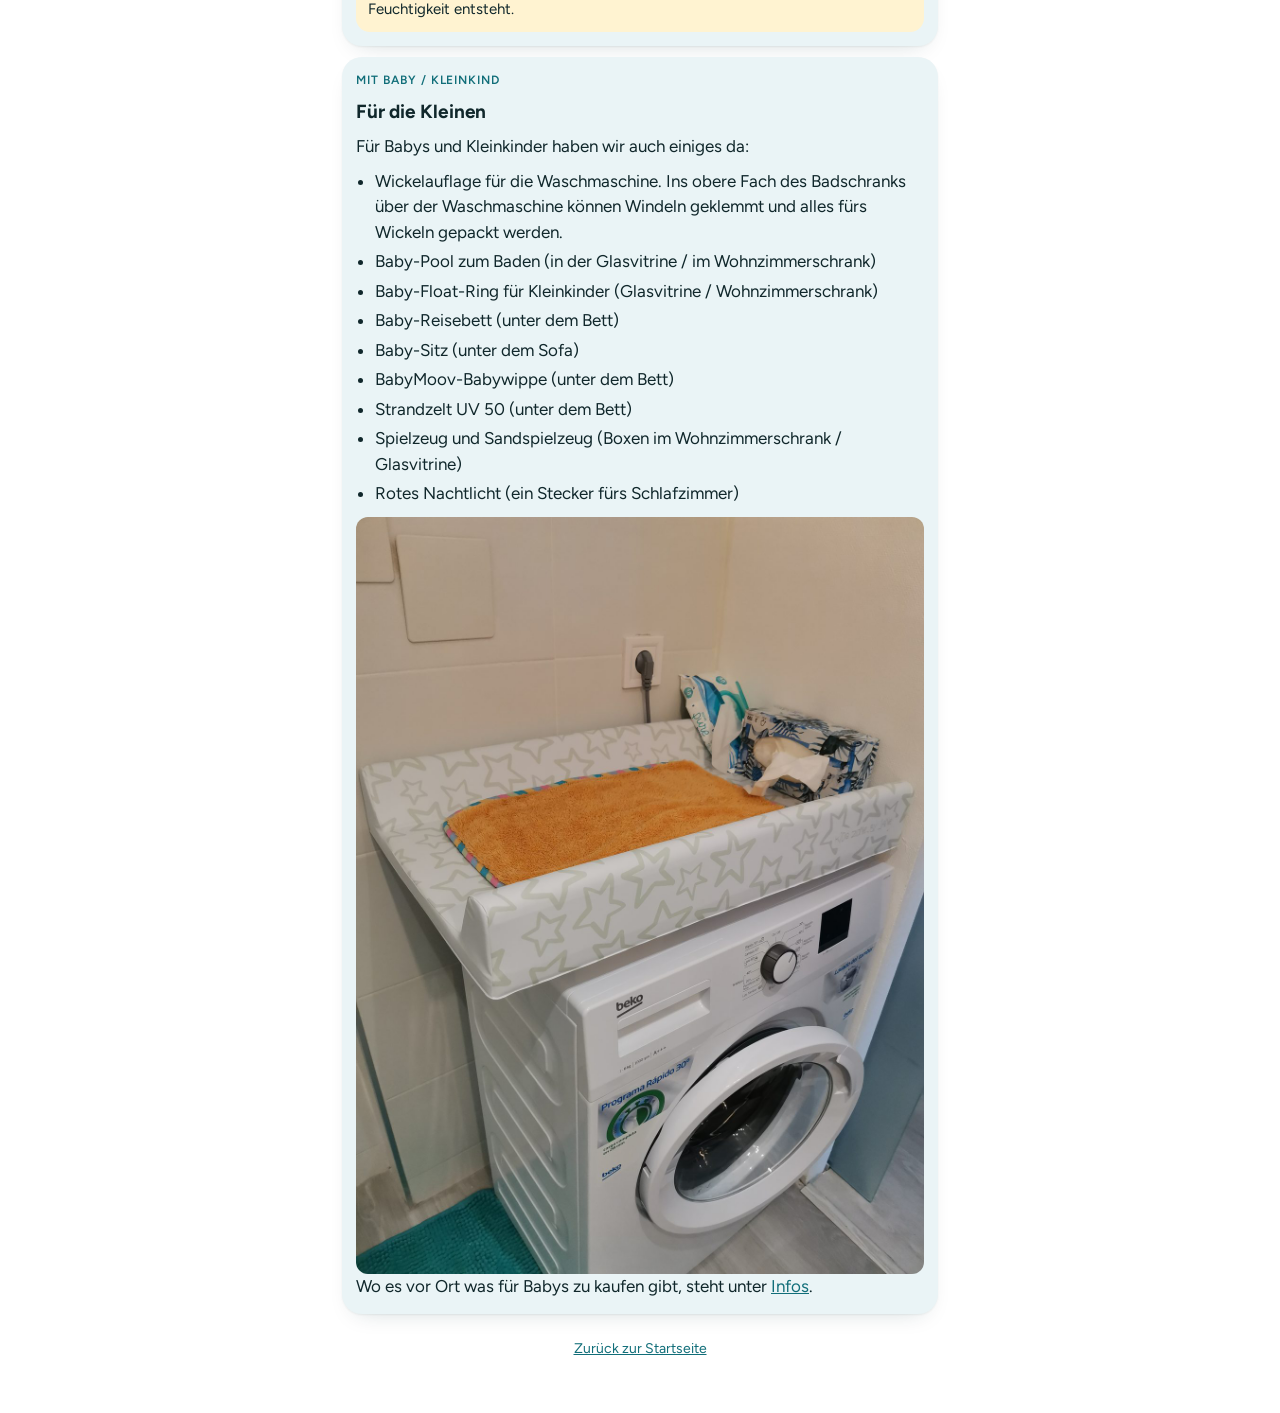
<file: ausstattung.html>
<!doctype html>
<html lang="de">
<head>
<meta charset="utf-8">
<meta name="viewport" content="width=device-width, initial-scale=1">
<meta name="theme-color" content="#ffffff">
<meta name="robots" content="noindex">
<meta name="referrer" content="no-referrer">
<meta http-equiv="Content-Security-Policy" content="default-src 'none'; img-src 'self'; style-src 'self'; font-src 'self'; base-uri 'none'; form-action 'none'">
<title>Ausstattung · Caesars Apartment</title>
<link rel="icon" href="favicon.svg">
<link rel="stylesheet" href="style.css">
</head>
<body>
<header class="bar"><a href="index.html">Start</a><span>Ausstattung</span></header>
<div class="wrap">

  <h1 class="page">Ausstattung</h1>
  <p class="lead">Was alles da ist – und wo es liegt. Alles darf benutzt werden.</p>

  <div class="chips">
    <a href="#kueche">Küche</a>
    <a href="#wohnen">Schlafen &amp; Wohnen</a>
    <a href="#waesche">Wäsche</a>
    <a href="#technik">Technik</a>
    <a href="#unterhaltung">Unterhaltung</a>
    <a href="#strand">Strand</a>
    <a href="#baby">Baby</a>
  </div>

  <div class="card" id="kueche">
    <p class="eyebrow">Küche</p>
    <h2>Kochen &amp; Vorräte</h2>
    <p>Die offene Küche hat ein Cerankochfeld, einen Kühlschrank mit Gefrierfach, eine
    Nespresso-Maschine, Toaster, Wasserkocher und eine Spülmaschine. Geschirr, Besteck
    und Gläser sind reichlich vorhanden.</p>
    <p>Ein Trolley für den Einkauf zu Fuß steht ebenfalls in der Wohnung.</p>
    <div class="note">Use &amp; Replace: Nudeln, Wein, Nespresso-Kapseln und alles andere
    dürfen verbraucht werden – bitte durch etwas Gleichwertiges ersetzen.</div>
  </div>

  <div class="card" id="wohnen">
    <p class="eyebrow">Schlafen &amp; Wohnen</p>
    <h2>Betten und Möbel</h2>
    <p>Im Schlafzimmer stehen zwei 80-cm-Betten, die sich als Einzel- oder Doppelbett
    nutzen lassen, dazu ein geräumiger Einbauschrank und ein Nachttisch. Stauraum gibt
    es zusätzlich in den Bettkästen und im Wohnzimmer.</p>
    <p>Im Wohnbereich stehen ein Schlafsofa, ein gemütlicher Sessel, ein Couchtisch, ein
    ausklappbarer Ess- bzw. Arbeitstisch und eine Glasvitrine mit Gläsern, Büchern und
    Spielen.</p>
    <div class="pair">
      <img width="1530" height="2040" src="bilder/schlafzimmer.jpg" alt="Schlafzimmer mit Doppelbett" loading="lazy">
      <img width="1200" height="1600" src="bilder/wohnbereich.jpg" alt="Wohnbereich mit Sofa und Küche" loading="lazy">
    </div>
  </div>

  <div class="card" id="waesche">
    <p class="eyebrow">Wäsche</p>
    <h2>Handtücher &amp; Bettzeug</h2>
    <p>Handtücher, Bettwäsche und Bettzeug, Strandhandtücher und Geschirrtücher sind
    vorhanden und im Schlafzimmer-, Bad- und Küchenschrank zu finden.</p>
  </div>

  <div class="card" id="technik">
    <p class="eyebrow">Technik</p>
    <h2>Wärme &amp; Kälte</h2>
    <p>Für den Sommer gibt es über der Küchentheke einen großen Deckenventilator und
    zwei weitere Ventilatoren (Schlafzimmer und Wohnzimmer). Für den Winter eine
    elektrische Heizung – der Dyson kann an kalten Tagen auch heizen. Die Lüftung im
    Bad (äußerster rechter Schalter neben dem Waschbecken) bitte während und nach dem
    Duschen laufen lassen.</p>

    <h3>Waschmaschine</h3>
    <p>Die Programme sind recht selbsterklärend, Waschmittel und Weichspüler sind
    vorhanden. Bitte nie die Wohnung verlassen, wenn die Maschine läuft. Der Ein-Knopf
    muss oft mehrfach betätigt werden. Die Wasserzufuhr hinter der Maschine so
    einstellen, dass der Haken nach oben zeigt – dann ist das Wasser an.</p>

    <h3>Spülmaschine</h3>
    <p>Die Programmübersicht hängt in der Tür unter der Spüle. Bitte das Geschirr vorher
    von Essensresten befreien.</p>

    <h3>Staubsauger-Roboter „Alfredo“</h3>
    <p>Er steht unter dem TV-Board und hat an der Seite einen Anschalter. Vor der
    Benutzung alles verstauen, Schuhe und Kabel zur Seite räumen – die frisst er sonst
    gerne. Und immer mal leeren.</p>

    <h3>Bedienungsanleitungen</h3>
    <p>Sie befinden sich unter dem TV in einer der weißen Boxen.</p>

    <div class="note">Bitte nicht zu viele Elektrogeräte gleichzeitig anschalten
    (Heizen, Kochen, Ventilator, Waschen). Die Sicherungen sind sehr sensibel – bitte
    unter 3500 W bleiben.</div>
  </div>

  <div class="card" id="unterhaltung">
    <p class="eyebrow">Unterhaltung</p>
    <h2>TV</h2>
    <p>Das Antennensignal ist extrem schlecht. Am TV hängt ein Chromecast, der im WLAN
    ist – damit kann man alles vom Handy auf den Fernseher streamen, wenn das Handy
    ebenfalls im WLAN ist.</p>

    <h3>Musik</h3>
    <p>Die Wände sind sehr dünn, also bitte nicht zu hart krachen lassen.</p>
    <ul>
      <li><b>Schlafzimmer</b> – „Eneby“, der graue quadratische Kasten: zum Anschalten
      auf den einzigen Knopf drücken.</li>
      <li><b>Wohnzimmer</b> – Marshall „Acton“, ebenfalls eine Bluetooth-Box.</li>
    </ul>

    <h3>Bücher &amp; Spiele</h3>
    <p>Bücher können gerne vor Ort gelesen und auch mitgenommen werden – einfach ein
    anderes dalassen. Gesellschaftsspiele stehen im Wohnzimmerschrank bzw. in der
    Glasvitrine.</p>
  </div>

  <div class="card" id="strand">
    <p class="eyebrow">Strand &amp; Pool</p>
    <h2>Alles fürs Wasser</h2>
    <p>Strandtücher zum Baden sind vorhanden und können gerne benutzt werden. Zwei
    Klappliegen liegen im Bettkasten.</p>

    <h3>Strand-Equipment in den Bettkästen</h3>
    <ul>
      <li>1 wasserfester Sack</li>
      <li>3 Paar Wasserschuhe für die steinige Bucht in verschiedenen Größen</li>
      <li>2 Schnorchelmasken (Männer und Frauen)</li>
      <li>2 Paar Flossen (43/44 und 45/46)</li>
      <li>3 Taucherbrillen und Schnorchel</li>
      <li>4 Luftmatratzen, eine davon eine Luftmatratzen-Hängematte</li>
      <li>1 Hammam-Tuch</li>
      <li>2 Strandliegen (pink und mint)</li>
      <li>1 Sonnenschirm</li>
      <li>1 IKEA-Tasche zum Transport</li>
      <li>1 elektrische Luftpumpe</li>
      <li>2 Strandmatten (im Kleiderschrank rechts)</li>
    </ul>
    <div class="note">Bitte alles trocken und sauber zurücklegen, damit unter dem Bett
    keine Feuchtigkeit entsteht.</div>
  </div>

  <div class="card" id="baby">
    <p class="eyebrow">Mit Baby / Kleinkind</p>
    <h2>Für die Kleinen</h2>
    <p>Für Babys und Kleinkinder haben wir auch einiges da:</p>
    <ul>
      <li>Wickelauflage für die Waschmaschine. Ins obere Fach des Badschranks über der
      Waschmaschine können Windeln geklemmt und alles fürs Wickeln gepackt werden.</li>
      <li>Baby-Pool zum Baden (in der Glasvitrine / im Wohnzimmerschrank)</li>
      <li>Baby-Float-Ring für Kleinkinder (Glasvitrine / Wohnzimmerschrank)</li>
      <li>Baby-Reisebett (unter dem Bett)</li>
      <li>Baby-Sitz (unter dem Sofa)</li>
      <li>BabyMoov-Babywippe (unter dem Bett)</li>
      <li>Strandzelt UV 50 (unter dem Bett)</li>
      <li>Spielzeug und Sandspielzeug (Boxen im Wohnzimmerschrank / Glasvitrine)</li>
      <li>Rotes Nachtlicht (ein Stecker fürs Schlafzimmer)</li>
    </ul>
    <img width="1200" height="1600" src="bilder/wickelauflage.jpg"
         alt="Wickelauflage auf der Waschmaschine" loading="lazy">
    <p>Wo es vor Ort was für Babys zu kaufen gibt, steht unter
    <a href="infos.html#baby">Infos</a>.</p>
  </div>

  <footer><p><a href="index.html">Zurück zur Startseite</a></p></footer>
</div>
</body>
</html>
</file>
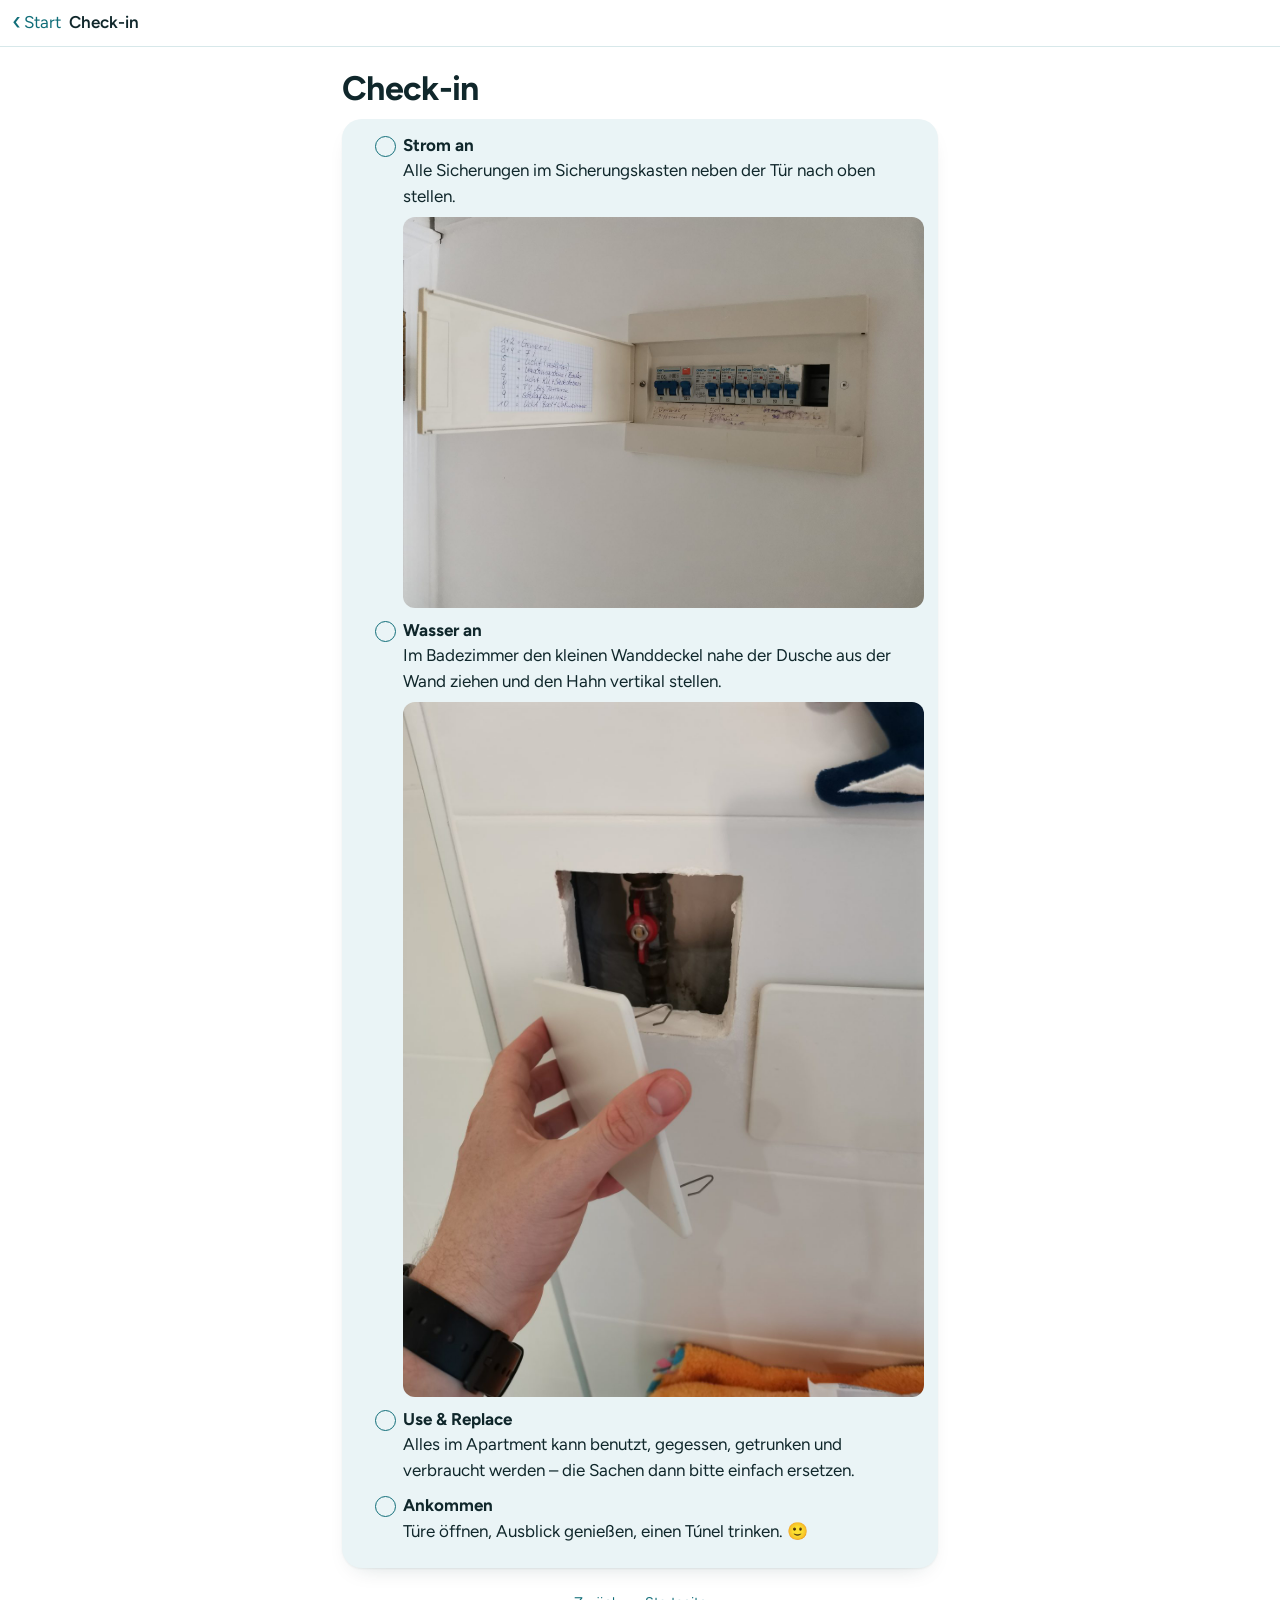
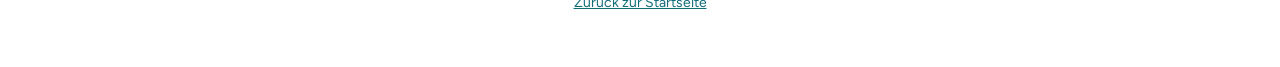
<file: checkin.html>
<!doctype html>
<html lang="de">
<head>
<meta charset="utf-8">
<meta name="viewport" content="width=device-width, initial-scale=1">
<meta name="theme-color" content="#ffffff">
<meta name="robots" content="noindex">
<meta name="referrer" content="no-referrer">
<meta http-equiv="Content-Security-Policy" content="default-src 'none'; img-src 'self'; style-src 'self'; font-src 'self'; base-uri 'none'; form-action 'none'">
<title>Check-in · Caesars Apartment</title>
<link rel="icon" href="favicon.svg">
<link rel="stylesheet" href="style.css">
</head>
<body>
<header class="bar"><a href="index.html">Start</a><span>Check-in</span></header>
<div class="wrap">

  <h1 class="page">Check-in</h1>

  <div class="card">
    <ul class="check">
      <li><b>Strom an</b>Alle Sicherungen im Sicherungskasten neben der Tür nach oben
      stellen.
      <img width="1600" height="1200" src="bilder/sicherungskasten.jpg"
           alt="Geöffneter Sicherungskasten mit beschrifteten Sicherungen" loading="lazy"></li>
      <li><b>Wasser an</b>Im Badezimmer den kleinen Wanddeckel nahe der Dusche aus der
      Wand ziehen und den Hahn vertikal stellen.
      <img width="1200" height="1600" src="bilder/wasserhahn.jpg"
           alt="Abgenommener Fliesendeckel mit dem roten Wasserhahn dahinter" loading="lazy"></li>
      <li><b>Use &amp; Replace</b>Alles im Apartment kann benutzt, gegessen, getrunken und
      verbraucht werden – die Sachen dann bitte einfach ersetzen.</li>
      <li><b>Ankommen</b>Türe öffnen, Ausblick genießen, einen Túnel trinken. 🙂</li>
    </ul>
  </div>

  <footer><p><a href="index.html">Zurück zur Startseite</a></p></footer>
</div>
</body>
</html>
</file>
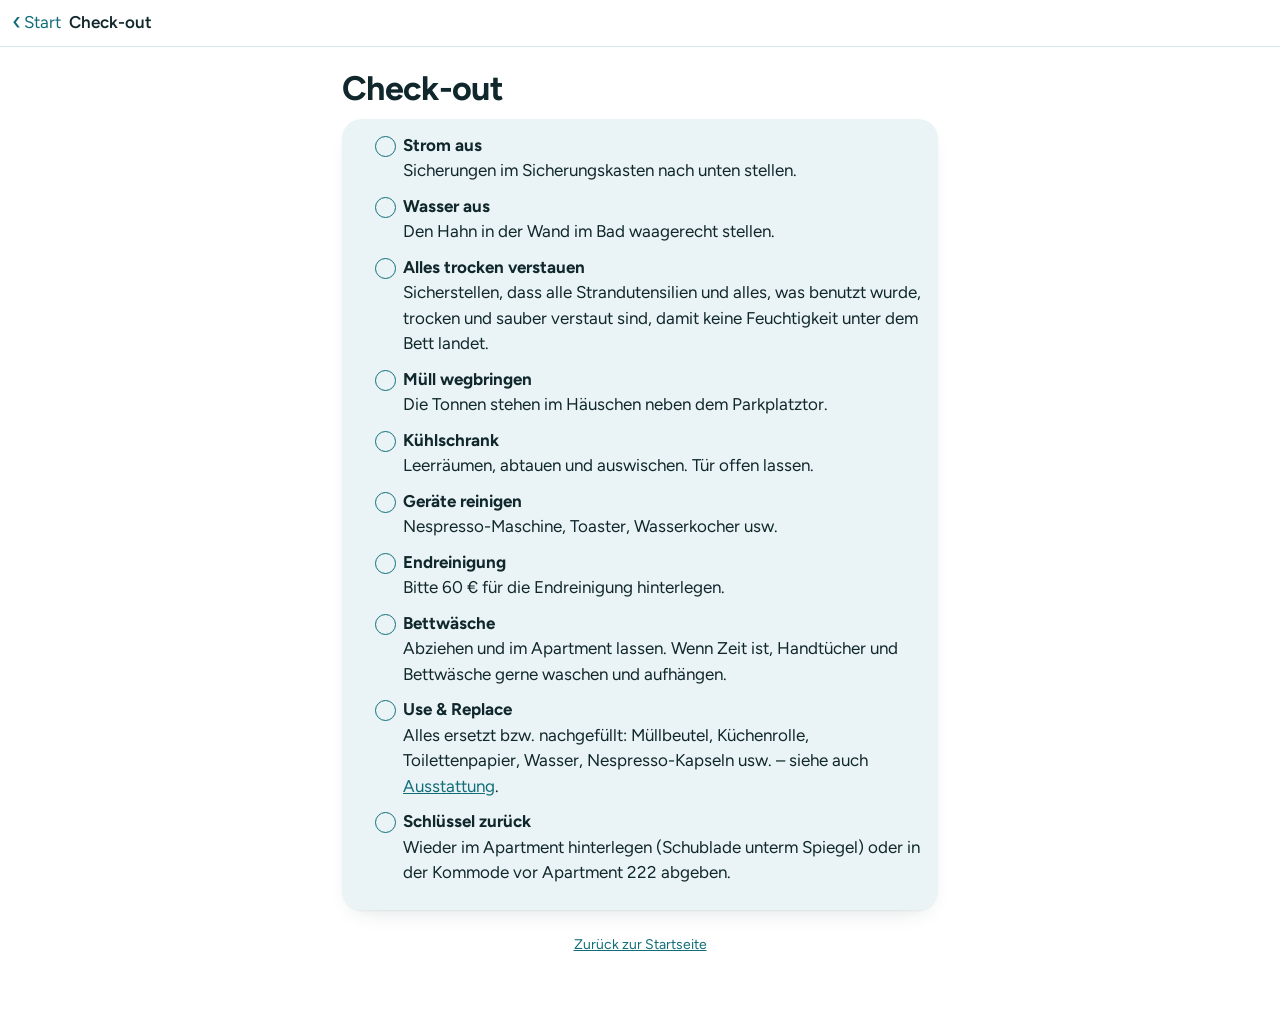
<file: checkout.html>
<!doctype html>
<html lang="de">
<head>
<meta charset="utf-8">
<meta name="viewport" content="width=device-width, initial-scale=1">
<meta name="theme-color" content="#ffffff">
<meta name="robots" content="noindex">
<meta name="referrer" content="no-referrer">
<meta http-equiv="Content-Security-Policy" content="default-src 'none'; img-src 'self'; style-src 'self'; font-src 'self'; base-uri 'none'; form-action 'none'">
<title>Check-out · Caesars Apartment</title>
<link rel="icon" href="favicon.svg">
<link rel="stylesheet" href="style.css">
</head>
<body>
<header class="bar"><a href="index.html">Start</a><span>Check-out</span></header>
<div class="wrap">

  <h1 class="page">Check-out</h1>

  <div class="card">
    <ul class="check">
      <li><b>Strom aus</b>Sicherungen im Sicherungskasten nach unten stellen.</li>
      <li><b>Wasser aus</b>Den Hahn in der Wand im Bad waagerecht stellen.</li>
      <li><b>Alles trocken verstauen</b>Sicherstellen, dass alle Strandutensilien und
      alles, was benutzt wurde, trocken und sauber verstaut sind, damit keine
      Feuchtigkeit unter dem Bett landet.</li>
      <li><b>Müll wegbringen</b>Die Tonnen stehen im Häuschen neben dem Parkplatztor.</li>
      <li><b>Kühlschrank</b>Leerräumen, abtauen und auswischen. Tür offen lassen.</li>
      <li><b>Geräte reinigen</b>Nespresso-Maschine, Toaster, Wasserkocher usw.</li>
      <li><b>Endreinigung</b>Bitte 60 € für die Endreinigung hinterlegen.</li>
      <li><b>Bettwäsche</b>Abziehen und im Apartment lassen. Wenn Zeit ist, Handtücher
      und Bettwäsche gerne waschen und aufhängen.</li>
      <li><b>Use &amp; Replace</b>Alles ersetzt bzw. nachgefüllt: Müllbeutel,
      Küchenrolle, Toilettenpapier, Wasser, Nespresso-Kapseln usw. – siehe auch
      <a href="ausstattung.html">Ausstattung</a>.</li>
      <li><b>Schlüssel zurück</b>Wieder im Apartment hinterlegen (Schublade unterm
      Spiegel) oder in der Kommode vor Apartment 222 abgeben.</li>
    </ul>
  </div>

  <footer><p><a href="index.html">Zurück zur Startseite</a></p></footer>
</div>
</body>
</html>
</file>
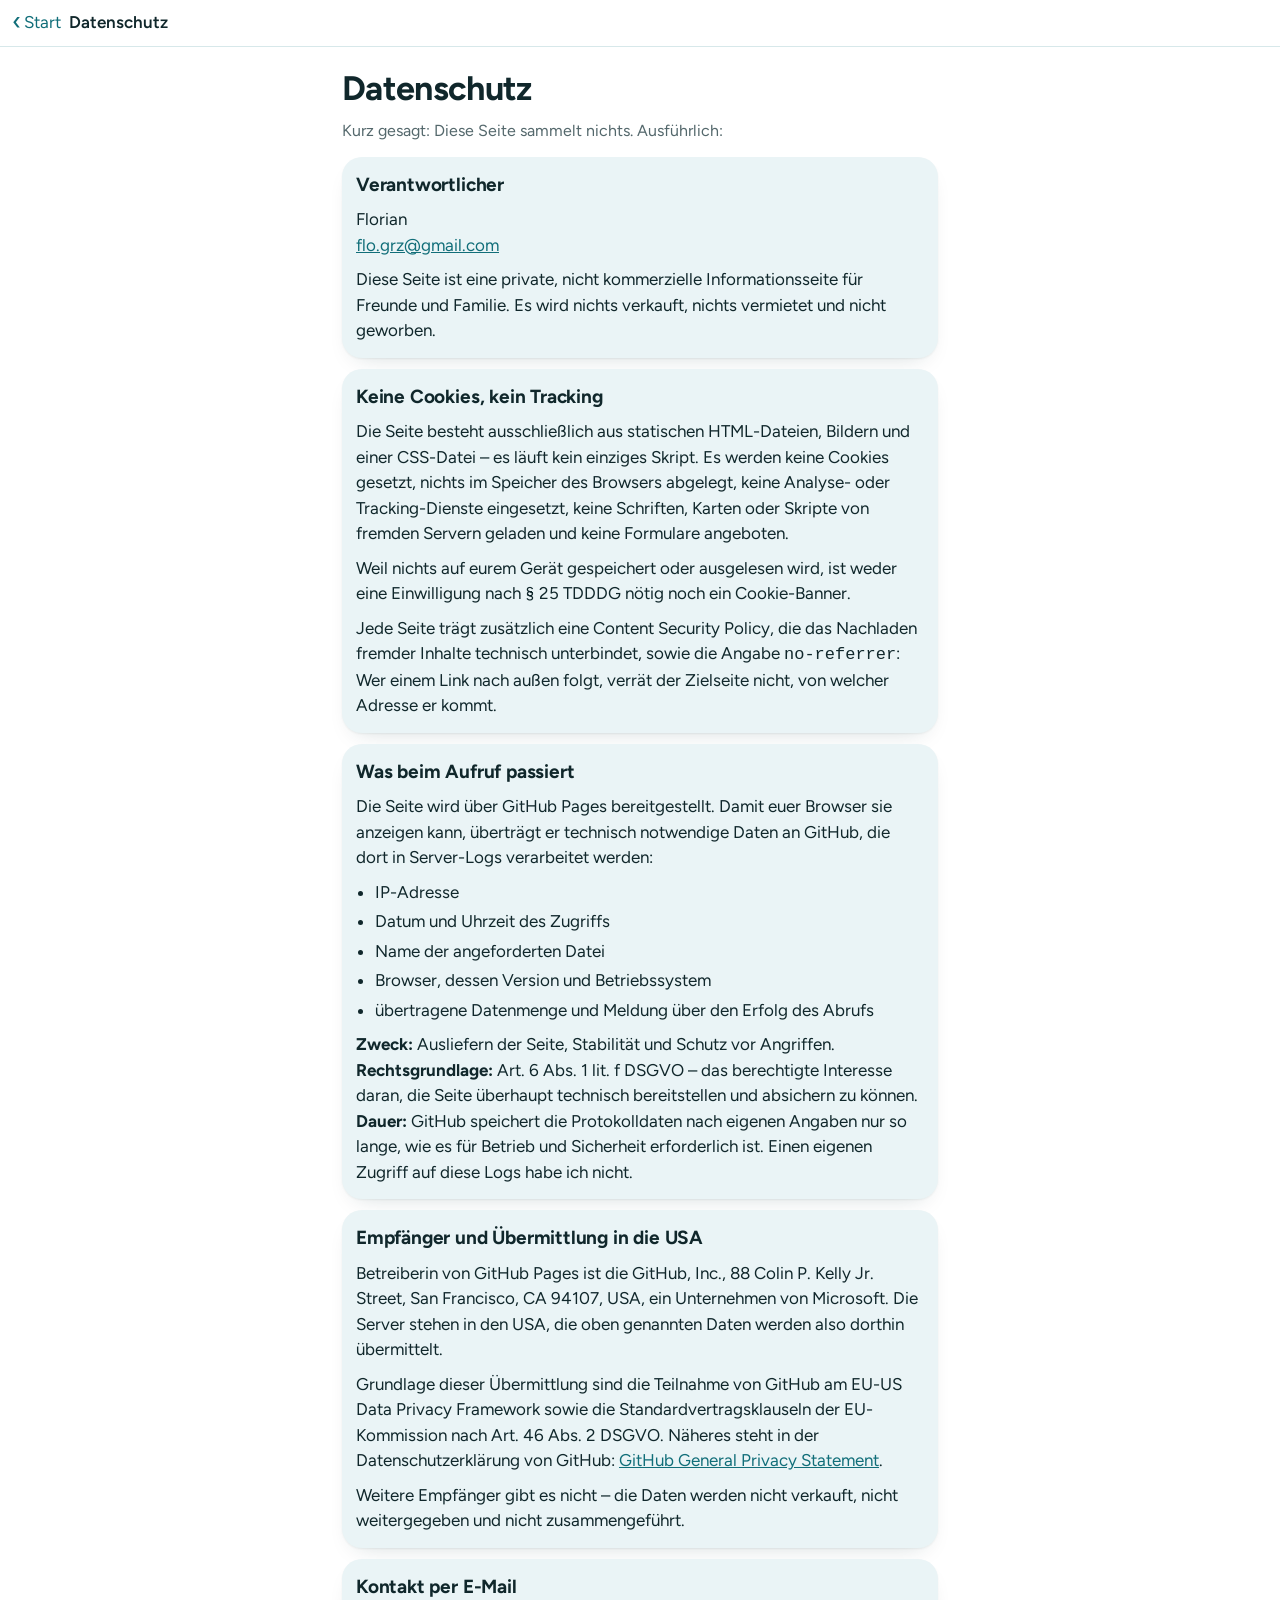
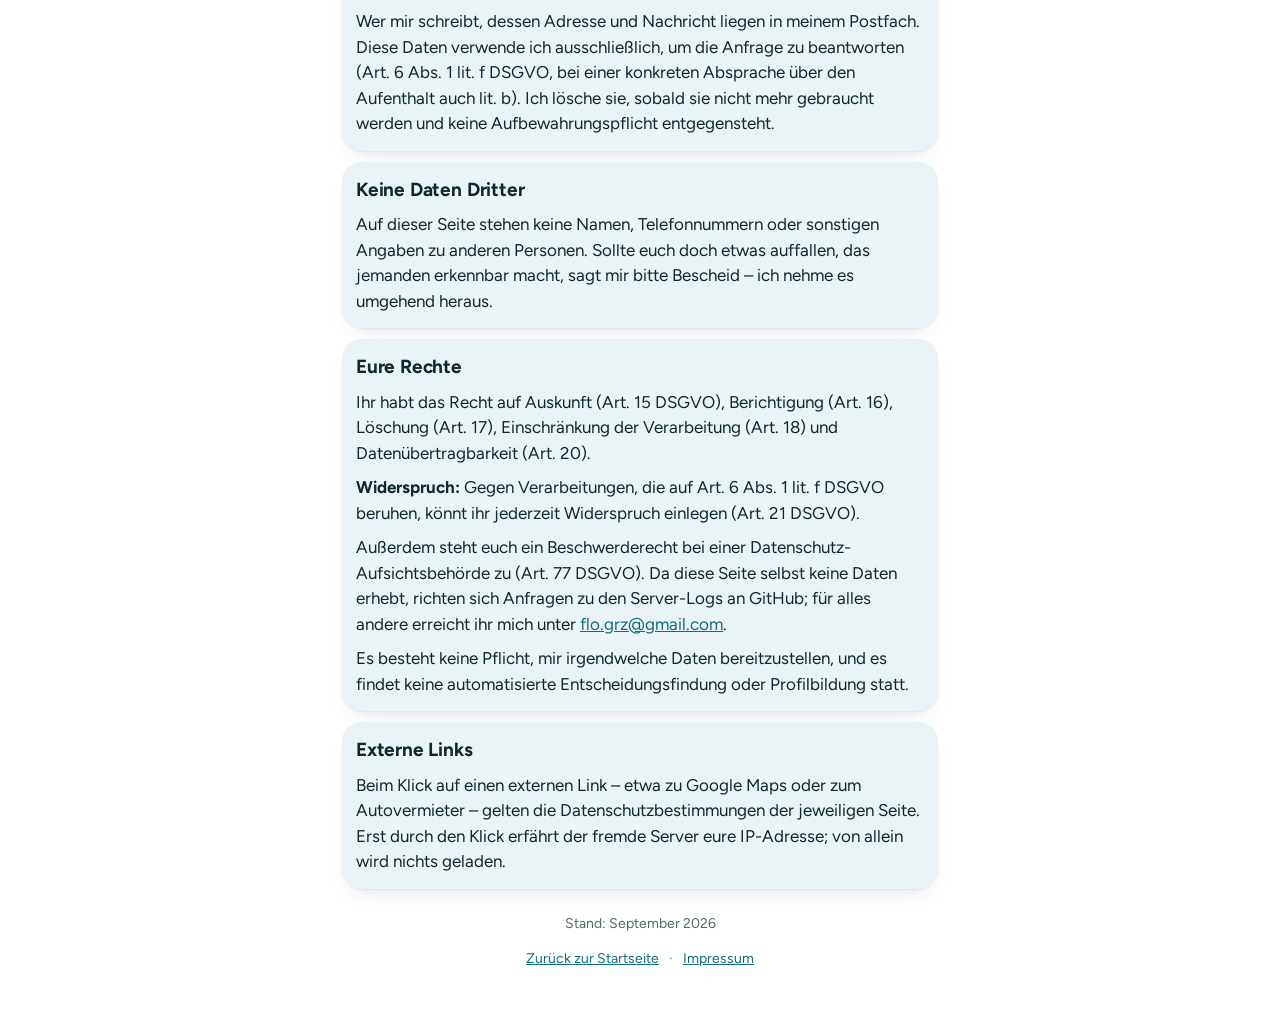
<file: datenschutz.html>
<!doctype html>
<html lang="de">
<head>
<meta charset="utf-8">
<meta name="viewport" content="width=device-width, initial-scale=1">
<meta name="theme-color" content="#ffffff">
<meta name="robots" content="noindex">
<meta name="referrer" content="no-referrer">
<meta http-equiv="Content-Security-Policy" content="default-src 'none'; img-src 'self'; style-src 'self'; font-src 'self'; base-uri 'none'; form-action 'none'">
<title>Datenschutz · Caesars Apartment</title>
<link rel="icon" href="favicon.svg">
<link rel="stylesheet" href="style.css">
</head>
<body>
<header class="bar"><a href="index.html">Start</a><span>Datenschutz</span></header>
<div class="wrap">

  <h1 class="page">Datenschutz</h1>
  <p class="lead">Kurz gesagt: Diese Seite sammelt nichts. Ausführlich:</p>

  <div class="card">
    <h2>Verantwortlicher</h2>
    <p>Florian<br>
      <a href="mailto:flo.grz@gmail.com">flo.grz@gmail.com</a></p>
    <p>Diese Seite ist eine private, nicht kommerzielle Informationsseite für Freunde
    und Familie. Es wird nichts verkauft, nichts vermietet und nicht geworben.</p>
  </div>

  <div class="card">
    <h2>Keine Cookies, kein Tracking</h2>
    <p>Die Seite besteht ausschließlich aus statischen HTML-Dateien, Bildern und einer
    CSS-Datei – es läuft kein einziges Skript. Es werden keine Cookies gesetzt, nichts
    im Speicher des Browsers abgelegt, keine Analyse- oder Tracking-Dienste eingesetzt,
    keine Schriften, Karten oder Skripte von fremden Servern geladen und keine
    Formulare angeboten.</p>
    <p>Weil nichts auf eurem Gerät gespeichert oder ausgelesen wird, ist weder eine
    Einwilligung nach § 25 TDDDG nötig noch ein Cookie-Banner.</p>
    <p>Jede Seite trägt zusätzlich eine Content Security Policy, die das Nachladen
    fremder Inhalte technisch unterbindet, sowie die Angabe <code>no-referrer</code>:
    Wer einem Link nach außen folgt, verrät der Zielseite nicht, von welcher Adresse
    er kommt.</p>
  </div>

  <div class="card">
    <h2>Was beim Aufruf passiert</h2>
    <p>Die Seite wird über GitHub Pages bereitgestellt. Damit euer Browser sie anzeigen
    kann, überträgt er technisch notwendige Daten an GitHub, die dort in Server-Logs
    verarbeitet werden:</p>
    <ul>
      <li>IP-Adresse</li>
      <li>Datum und Uhrzeit des Zugriffs</li>
      <li>Name der angeforderten Datei</li>
      <li>Browser, dessen Version und Betriebssystem</li>
      <li>übertragene Datenmenge und Meldung über den Erfolg des Abrufs</li>
    </ul>
    <p><b>Zweck:</b> Ausliefern der Seite, Stabilität und Schutz vor Angriffen.<br>
    <b>Rechtsgrundlage:</b> Art. 6 Abs. 1 lit. f DSGVO – das berechtigte Interesse
    daran, die Seite überhaupt technisch bereitstellen und absichern zu können.<br>
    <b>Dauer:</b> GitHub speichert die Protokolldaten nach eigenen Angaben nur so
    lange, wie es für Betrieb und Sicherheit erforderlich ist. Einen eigenen Zugriff
    auf diese Logs habe ich nicht.</p>
  </div>

  <div class="card">
    <h2>Empfänger und Übermittlung in die USA</h2>
    <p>Betreiberin von GitHub Pages ist die GitHub, Inc., 88 Colin P. Kelly Jr. Street,
    San Francisco, CA 94107, USA, ein Unternehmen von Microsoft. Die Server stehen in
    den USA, die oben genannten Daten werden also dorthin übermittelt.</p>
    <p>Grundlage dieser Übermittlung sind die Teilnahme von GitHub am
    EU-US Data Privacy Framework sowie die Standardvertragsklauseln der EU-Kommission
    nach Art. 46 Abs. 2 DSGVO. Näheres steht in der Datenschutzerklärung von GitHub:
    <a href="https://docs.github.com/de/site-policy/privacy-policies/github-general-privacy-statement">GitHub
    General Privacy Statement</a>.</p>
    <p>Weitere Empfänger gibt es nicht – die Daten werden nicht verkauft, nicht
    weitergegeben und nicht zusammengeführt.</p>
  </div>

  <div class="card">
    <h2>Kontakt per E-Mail</h2>
    <p>Wer mir schreibt, dessen Adresse und Nachricht liegen in meinem Postfach. Diese
    Daten verwende ich ausschließlich, um die Anfrage zu beantworten
    (Art. 6 Abs. 1 lit. f DSGVO, bei einer konkreten Absprache über den Aufenthalt
    auch lit. b). Ich lösche sie, sobald sie nicht mehr gebraucht werden und keine
    Aufbewahrungspflicht entgegensteht.</p>
  </div>

  <div class="card">
    <h2>Keine Daten Dritter</h2>
    <p>Auf dieser Seite stehen keine Namen, Telefonnummern oder sonstigen Angaben zu
    anderen Personen. Sollte euch doch etwas auffallen, das jemanden erkennbar macht,
    sagt mir bitte Bescheid – ich nehme es umgehend heraus.</p>
  </div>

  <div class="card">
    <h2>Eure Rechte</h2>
    <p>Ihr habt das Recht auf Auskunft (Art. 15 DSGVO), Berichtigung (Art. 16),
    Löschung (Art. 17), Einschränkung der Verarbeitung (Art. 18) und
    Datenübertragbarkeit (Art. 20).</p>
    <p><b>Widerspruch:</b> Gegen Verarbeitungen, die auf Art. 6 Abs. 1 lit. f DSGVO
    beruhen, könnt ihr jederzeit Widerspruch einlegen (Art. 21 DSGVO).</p>
    <p>Außerdem steht euch ein Beschwerderecht bei einer Datenschutz-Aufsichtsbehörde
    zu (Art. 77 DSGVO). Da diese Seite selbst keine Daten erhebt, richten sich
    Anfragen zu den Server-Logs an GitHub; für alles andere erreicht ihr mich unter
    <a href="mailto:flo.grz@gmail.com">flo.grz@gmail.com</a>.</p>
    <p>Es besteht keine Pflicht, mir irgendwelche Daten bereitzustellen, und es findet
    keine automatisierte Entscheidungsfindung oder Profilbildung statt.</p>
  </div>

  <div class="card">
    <h2>Externe Links</h2>
    <p>Beim Klick auf einen externen Link – etwa zu Google Maps oder zum
    Autovermieter – gelten die Datenschutzbestimmungen der jeweiligen Seite. Erst durch
    den Klick erfährt der fremde Server eure IP-Adresse; von allein wird nichts
    geladen.</p>
  </div>

  <footer>
    <p>Stand: September 2026</p>
    <p><a href="index.html">Zurück zur Startseite</a> · <a href="impressum.html">Impressum</a></p>
  </footer>
</div>
</body>
</html>
</file>
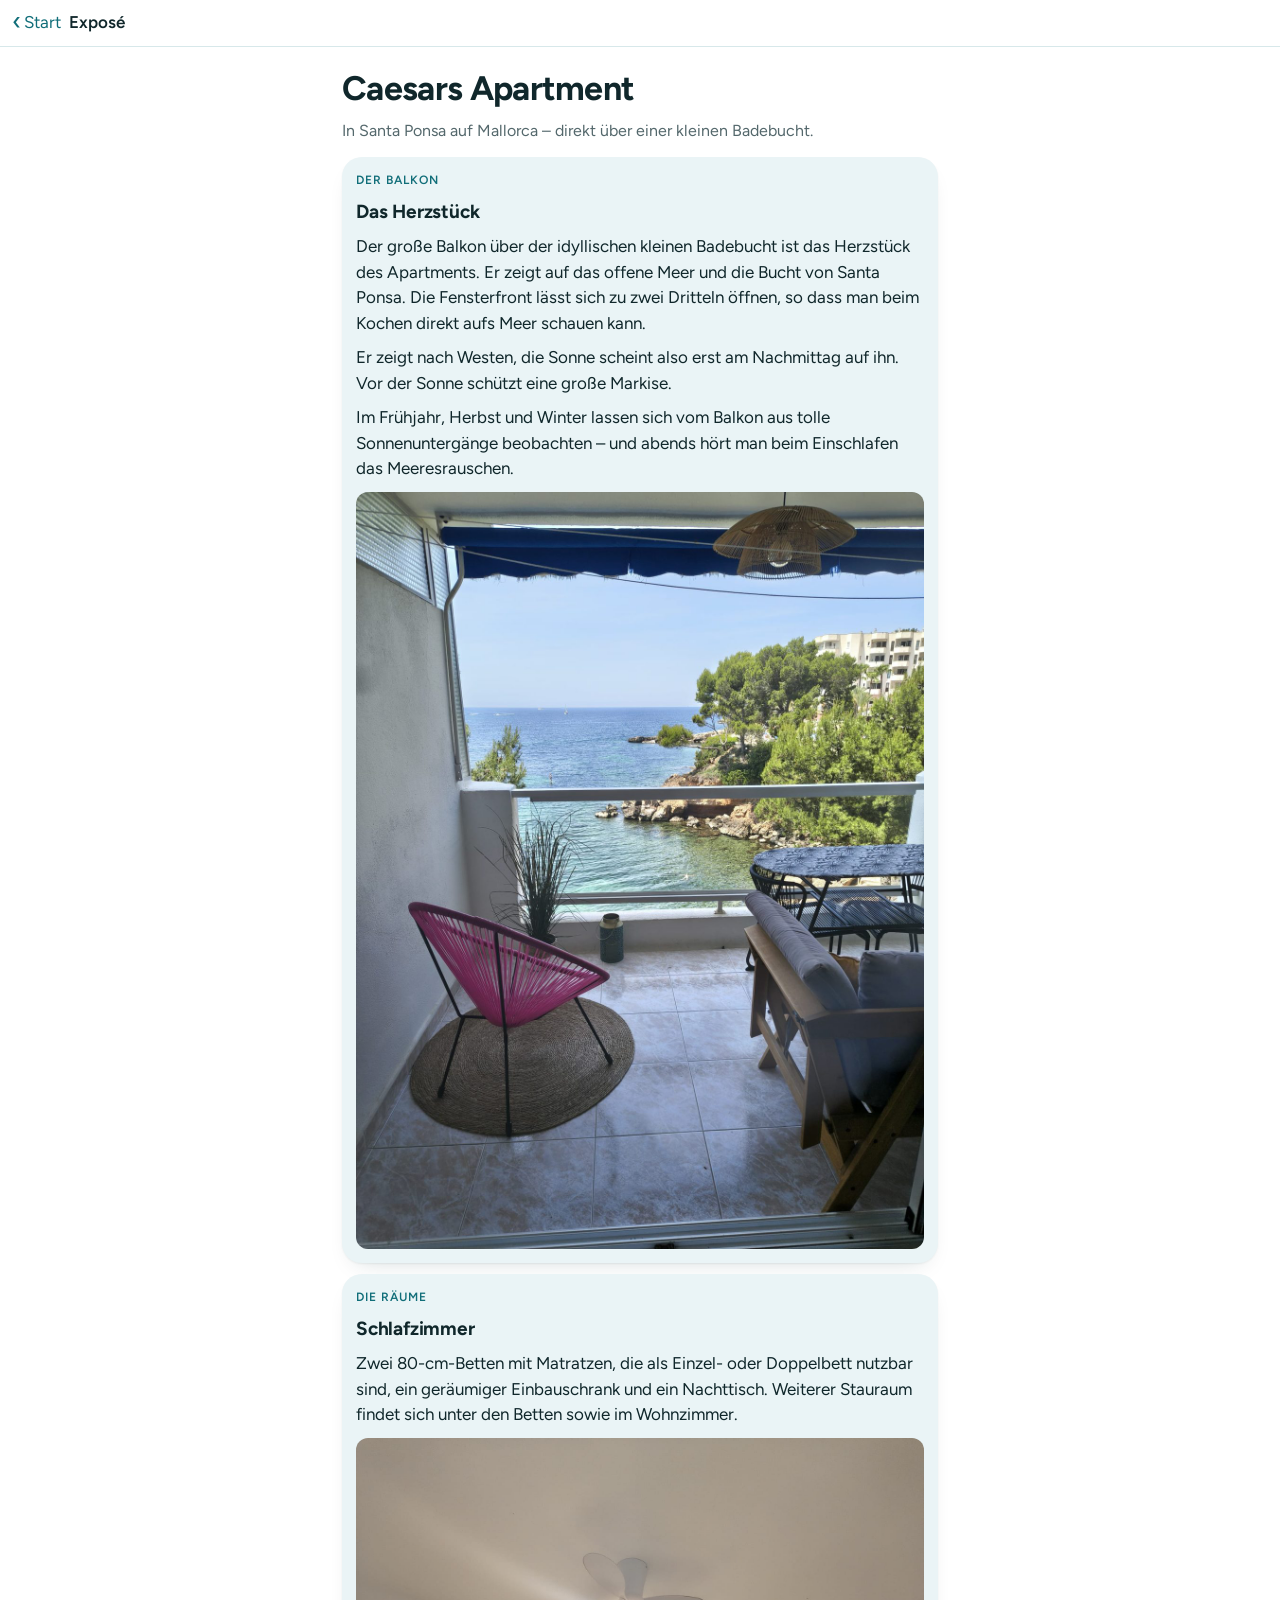
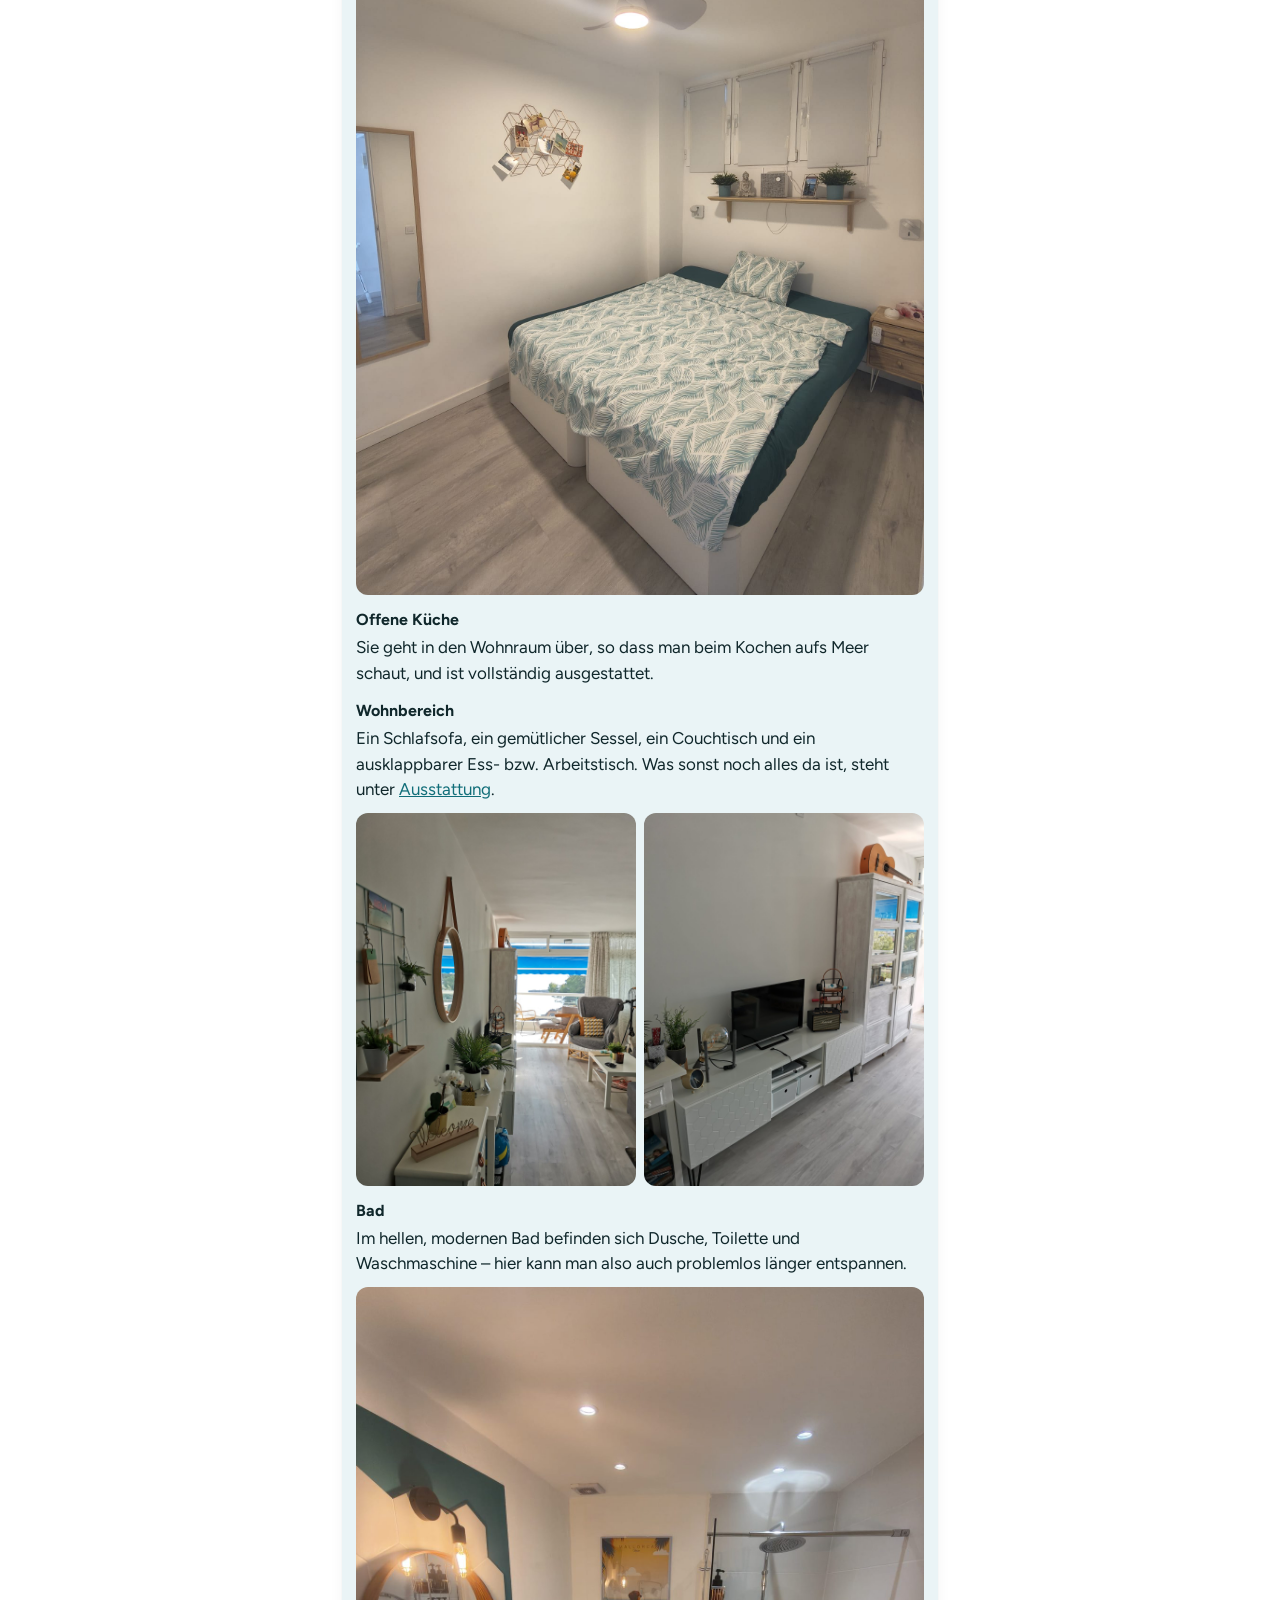
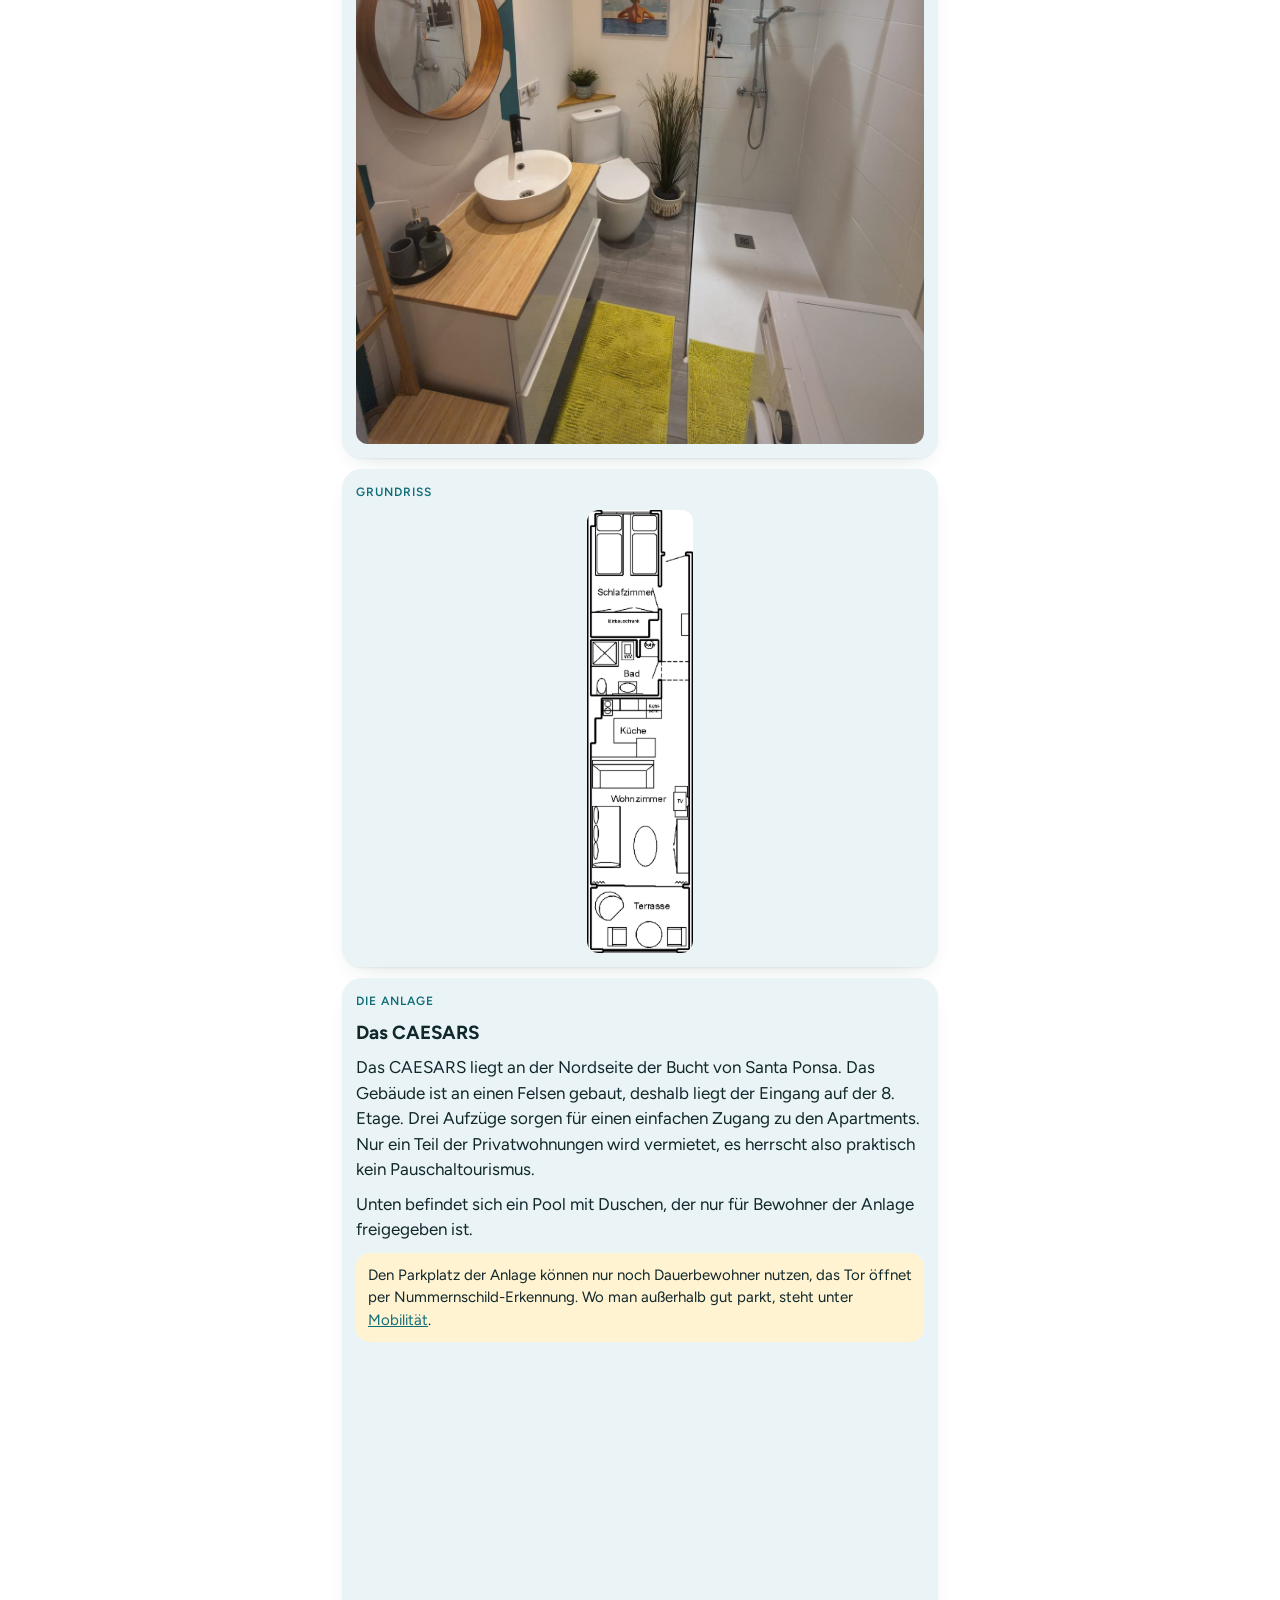
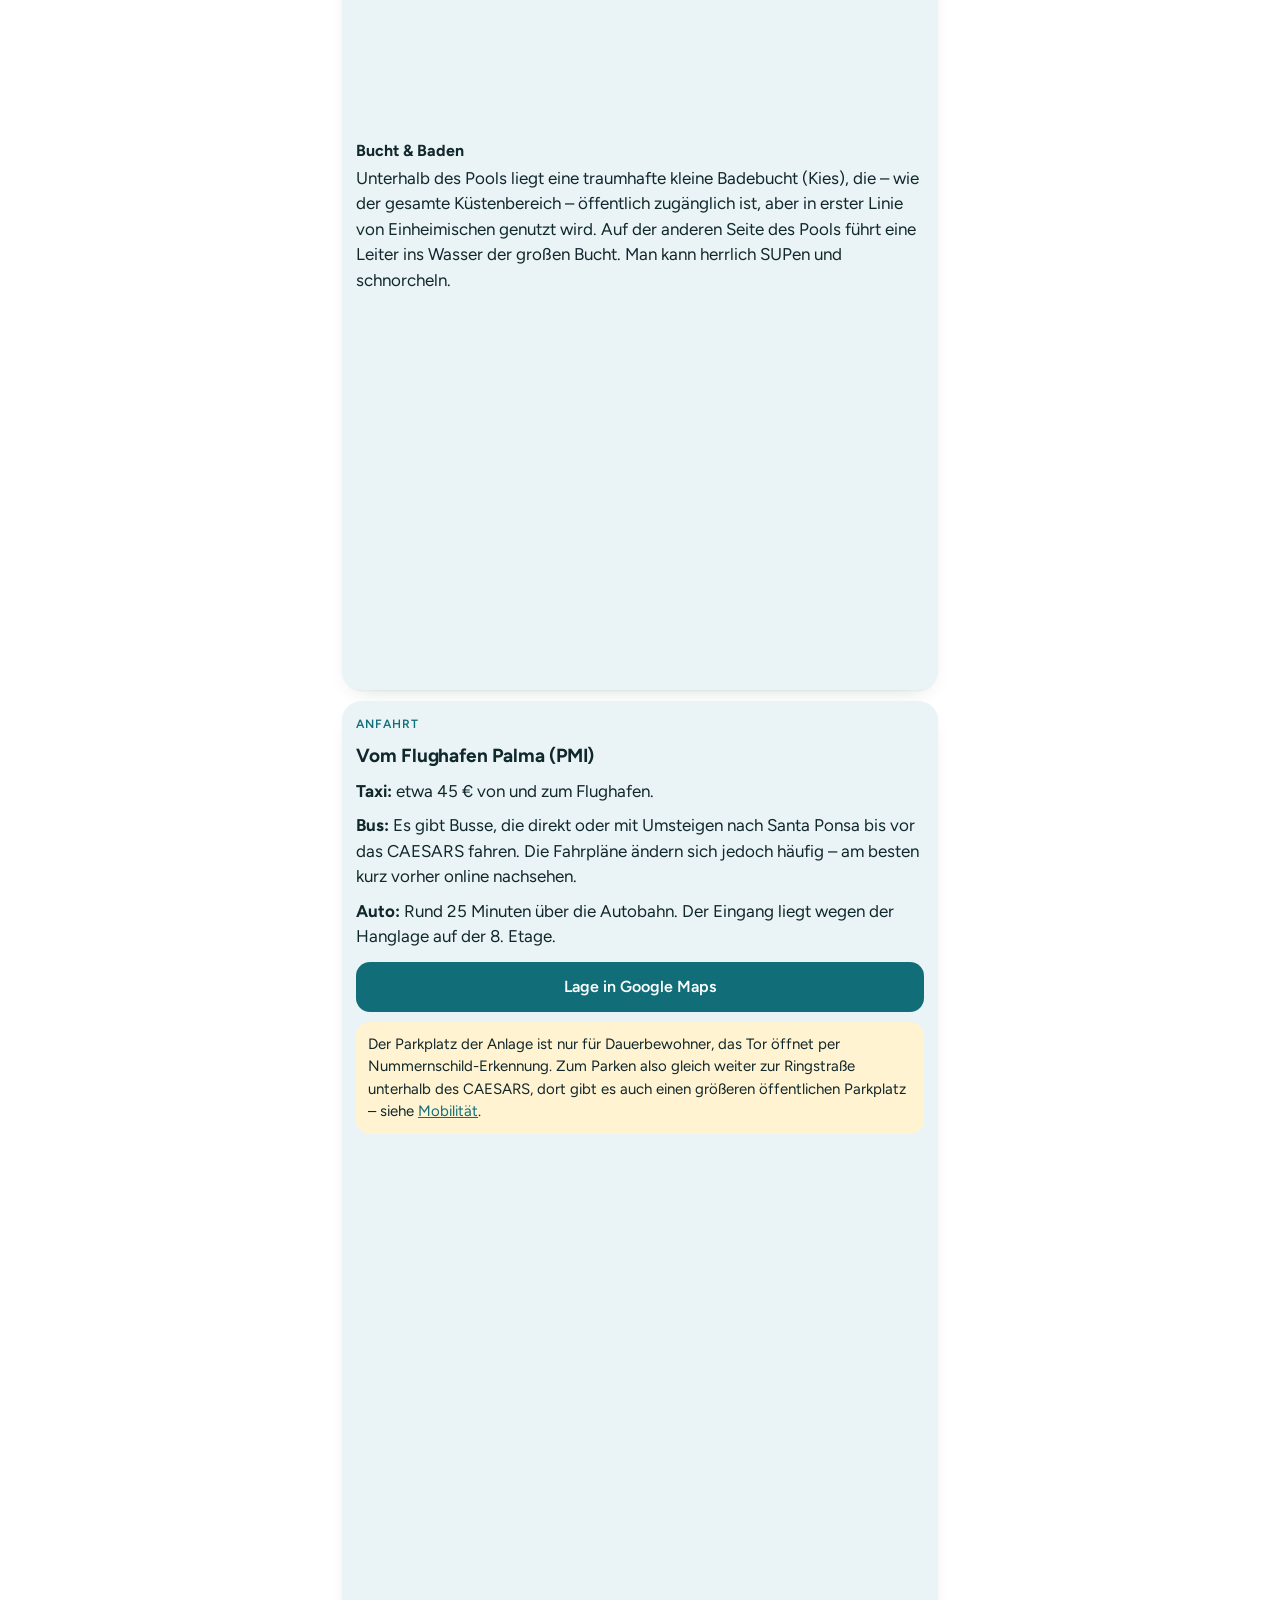
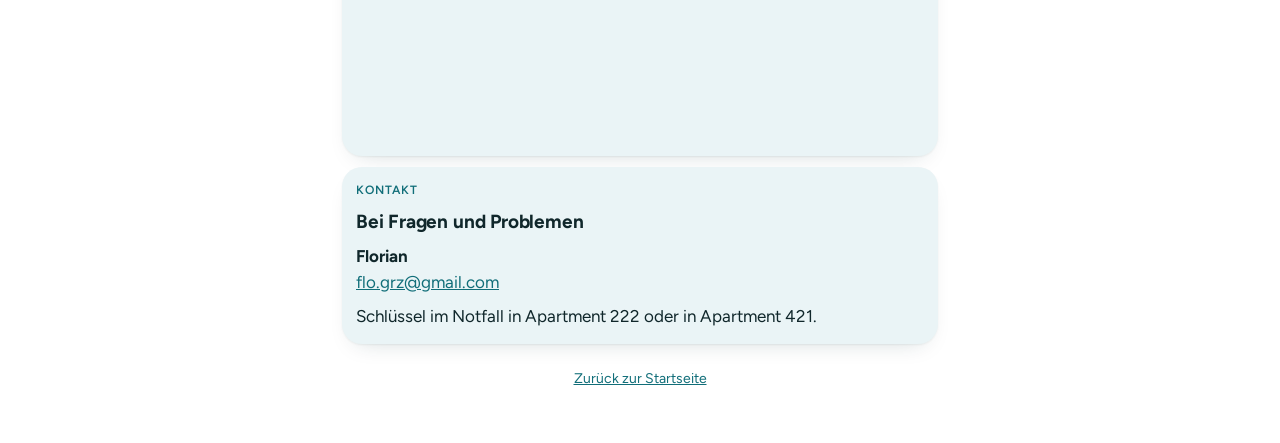
<file: expose.html>
<!doctype html>
<html lang="de">
<head>
<meta charset="utf-8">
<meta name="viewport" content="width=device-width, initial-scale=1">
<meta name="theme-color" content="#ffffff" media="(prefers-color-scheme: light)">
<meta name="theme-color" content="#0b1215" media="(prefers-color-scheme: dark)">
<meta name="robots" content="noindex">
<meta name="referrer" content="no-referrer">
<meta http-equiv="Content-Security-Policy" content="default-src 'none'; img-src 'self'; style-src 'self'; font-src 'self'; base-uri 'none'; form-action 'none'">
<title>Exposé · Caesars Apartment</title>
<link rel="icon" href="favicon.svg">
<link rel="stylesheet" href="style.css">
</head>
<body>
<header class="bar"><a href="index.html">Start</a><span>Exposé</span></header>
<div class="wrap">

  <h1 class="page">Caesars Apartment</h1>
  <p class="lead">In Santa Ponsa auf Mallorca – direkt über einer kleinen Badebucht.</p>

  <div class="card">
    <p class="eyebrow">Der Balkon</p>
    <h2>Das Herzstück</h2>
    <p>Der große Balkon über der idyllischen kleinen Badebucht ist das Herzstück des
    Apartments. Er zeigt auf das offene Meer und die Bucht von Santa Ponsa. Die
    Fensterfront lässt sich zu zwei Dritteln öffnen, so dass man beim Kochen direkt
    aufs Meer schauen kann.</p>
    <p>Er zeigt nach Westen, die Sonne scheint also erst am Nachmittag auf ihn. Vor der
    Sonne schützt eine große Markise.</p>
    <p>Im Frühjahr, Herbst und Winter lassen sich vom Balkon aus tolle Sonnenuntergänge
    beobachten – und abends hört man beim Einschlafen das Meeresrauschen.</p>
    <img width="1200" height="1600" src="bilder/balkon.jpg" alt="Terrasse mit Sitzecke und Blick auf die Bucht" loading="lazy">
  </div>

  <div class="card">
    <p class="eyebrow">Die Räume</p>
    <h2>Schlafzimmer</h2>
    <p>Zwei 80-cm-Betten mit Matratzen, die als Einzel- oder Doppelbett nutzbar sind,
    ein geräumiger Einbauschrank und ein Nachttisch. Weiterer Stauraum findet sich
    unter den Betten sowie im Wohnzimmer.</p>
    <img width="1600" height="1200" src="bilder/schlafzimmer.jpg" alt="Schlafzimmer mit Doppelbett" loading="lazy">

    <h3>Offene Küche</h3>
    <p>Sie geht in den Wohnraum über, so dass man beim Kochen aufs Meer schaut, und ist
    vollständig ausgestattet.</p>

    <h3>Wohnbereich</h3>
    <p>Ein Schlafsofa, ein gemütlicher Sessel, ein Couchtisch und ein ausklappbarer
    Ess- bzw. Arbeitstisch. Was sonst noch alles da ist, steht unter
    <a href="ausstattung.html">Ausstattung</a>.</p>
    <div class="pair">
      <img width="1200" height="1600" src="bilder/wohnbereich.jpg" alt="Wohnbereich mit Sofa und Küche" loading="lazy">
      <img width="1200" height="1600" src="bilder/wohnzimmer.jpg" alt="Wohnzimmer mit TV und Vitrine" loading="lazy">
    </div>

    <h3>Bad</h3>
    <p>Im hellen, modernen Bad befinden sich Dusche, Toilette und Waschmaschine –
    hier kann man also auch problemlos länger entspannen.</p>
    <img width="1200" height="1600" src="bilder/bad.jpg"
         alt="Bad mit Waschbecken, WC und bodengleicher Dusche" loading="lazy">
  </div>

  <div class="card" id="grundriss">
    <p class="eyebrow">Grundriss</p>
    <div class="planbox">
      <a href="#plan"><img class="plan" width="574" height="2396" src="bilder/grundriss.png"
         alt="Grundriss: Schlafzimmer, Bad, Küche, Wohnzimmer und Terrasse hintereinander" loading="lazy"></a>
    </div>
  </div>

  <div class="card">
    <p class="eyebrow">Die Anlage</p>
    <h2>Das CAESARS</h2>
    <p>Das CAESARS liegt an der Nordseite der Bucht von Santa Ponsa. Das Gebäude ist an
    einen Felsen gebaut, deshalb liegt der Eingang auf der 8. Etage. Drei Aufzüge
    sorgen für einen einfachen Zugang zu den Apartments. Nur ein Teil der
    Privatwohnungen wird vermietet, es herrscht also praktisch kein
    Pauschaltourismus.</p>
    <p>Unten befindet sich ein Pool mit Duschen, der nur für Bewohner der Anlage
    freigegeben ist.</p>
    <div class="note">Den Parkplatz der Anlage können nur noch Dauerbewohner nutzen, das
    Tor öffnet per Nummernschild-Erkennung. Wo man außerhalb gut parkt, steht unter
    <a href="infos.html#mobilitaet">Mobilität</a>.</div>
    <div class="pair">
      <img width="576" height="377" src="bilder/caesars.jpg" alt="Das Gebäude des CAESARS" loading="lazy">
      <img width="1600" height="1200" src="bilder/anlage.jpg" alt="Eingangsbereich der Anlage" loading="lazy">
    </div>

    <h3>Bucht &amp; Baden</h3>
    <p>Unterhalb des Pools liegt eine traumhafte kleine Badebucht (Kies), die – wie der
    gesamte Küstenbereich – öffentlich zugänglich ist, aber in erster Linie von
    Einheimischen genutzt wird. Auf der anderen Seite des Pools führt eine Leiter ins
    Wasser der großen Bucht. Man kann herrlich SUPen und schnorcheln.</p>
    <div class="pair">
      <img width="801" height="601" src="bilder/bucht-kajak.jpg" alt="Türkises Wasser in der Bucht" loading="lazy">
      <img width="900" height="1600" src="bilder/bucht.jpg" alt="Die kleine Badebucht unterhalb der Anlage" loading="lazy">
    </div>
  </div>

  <div class="card" id="anfahrt">
    <p class="eyebrow">Anfahrt</p>
    <h2>Vom Flughafen Palma (PMI)</h2>
    <p><b>Taxi:</b> etwa 45 € von und zum Flughafen.</p>
    <p><b>Bus:</b> Es gibt Busse, die direkt oder mit Umsteigen nach Santa Ponsa bis vor
    das CAESARS fahren. Die Fahrpläne ändern sich jedoch häufig – am besten kurz
    vorher online nachsehen.</p>
    <p><b>Auto:</b> Rund 25 Minuten über die Autobahn. Der Eingang liegt wegen der
    Hanglage auf der 8. Etage.</p>
    <a class="btn" href="https://maps.app.goo.gl/i3KNdVnD5WK8LLeP6">Lage in Google Maps</a>
    <div class="note">Der Parkplatz der Anlage ist nur für Dauerbewohner, das Tor öffnet
    per Nummernschild-Erkennung. Zum Parken also gleich weiter zur Ringstraße
    unterhalb des CAESARS, dort gibt es auch einen
    größeren öffentlichen Parkplatz – siehe
    <a href="infos.html#mobilitaet">Mobilität</a>.</div>
    <img width="1056" height="562" src="bilder/karte-anfahrt.jpg" alt="Karte der Strecke von Palma nach Santa Ponsa" loading="lazy">
    <img width="1056" height="531" src="bilder/karte-santaponsa.jpg" alt="Karte der letzten Meter in Santa Ponsa" loading="lazy">
  </div>

  <div class="card" id="kontakt">
    <p class="eyebrow">Kontakt</p>
    <h2>Bei Fragen und Problemen</h2>
    <p><b>Florian</b><br>
      <a href="mailto:flo.grz@gmail.com">flo.grz@gmail.com</a></p>
    <p>Schlüssel im Notfall in Apartment 222 oder in Apartment 421.</p>
  </div>

  <footer><p><a href="index.html">Zurück zur Startseite</a></p></footer>
</div>

<figure class="lb plan" id="plan"><a class="bg" href="#grundriss" aria-hidden="true"></a>
  <a class="x" href="#grundriss" aria-label="Schließen">&times;</a>
  <img width="574" height="2396" src="bilder/grundriss.png" alt="Grundriss des Apartments">
  <figcaption>Grundriss des Apartments</figcaption></figure>
</body>
</html>
</file>
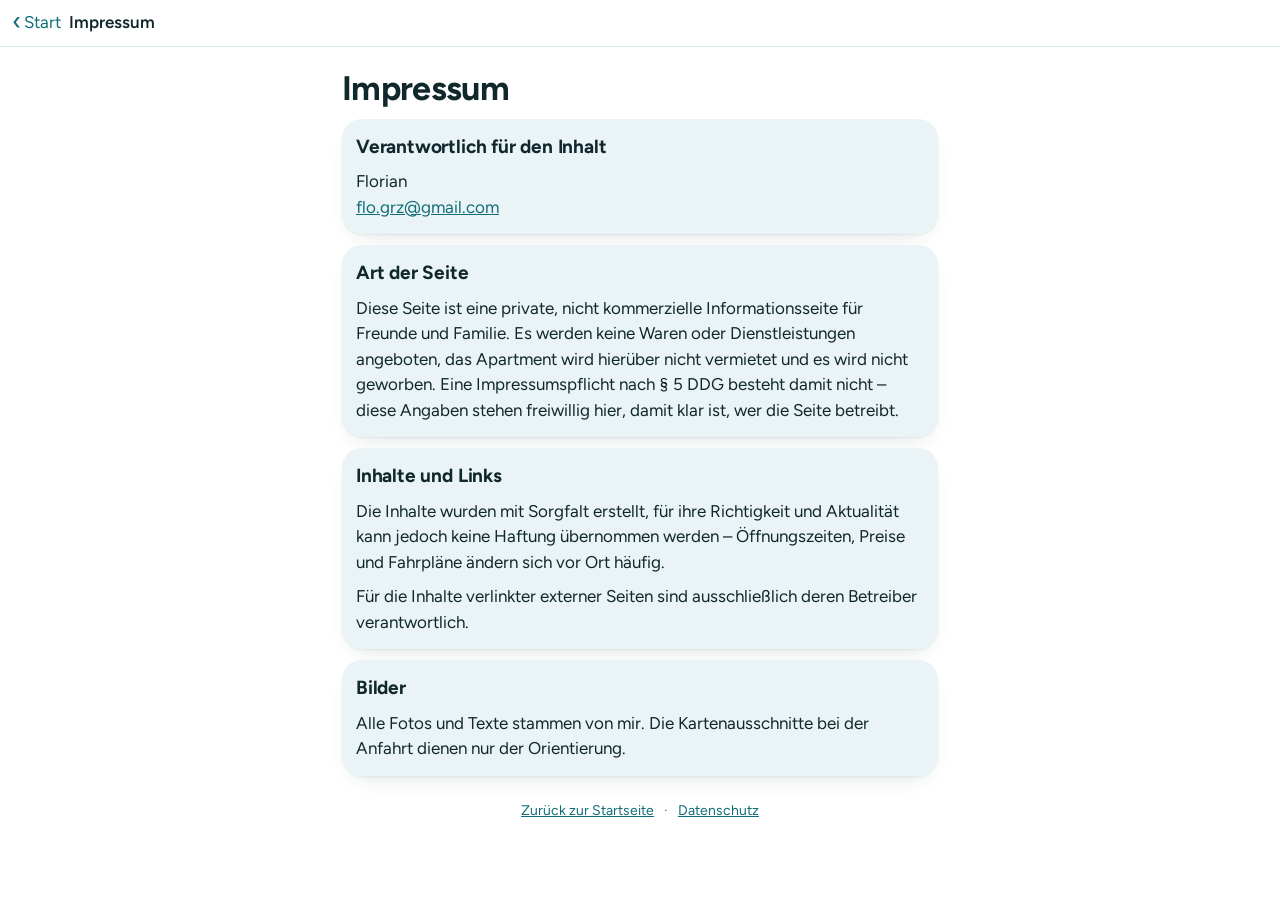
<file: impressum.html>
<!doctype html>
<html lang="de">
<head>
<meta charset="utf-8">
<meta name="viewport" content="width=device-width, initial-scale=1">
<meta name="theme-color" content="#ffffff">
<meta name="robots" content="noindex">
<meta name="referrer" content="no-referrer">
<meta http-equiv="Content-Security-Policy" content="default-src 'none'; img-src 'self'; style-src 'self'; font-src 'self'; base-uri 'none'; form-action 'none'">
<title>Impressum · Caesars Apartment</title>
<link rel="icon" href="favicon.svg">
<link rel="stylesheet" href="style.css">
</head>
<body>
<header class="bar"><a href="index.html">Start</a><span>Impressum</span></header>
<div class="wrap">

  <h1 class="page">Impressum</h1>

  <div class="card">
    <h2>Verantwortlich für den Inhalt</h2>
    <p>Florian<br>
      <a href="mailto:flo.grz@gmail.com">flo.grz@gmail.com</a></p>
  </div>

  <div class="card">
    <h2>Art der Seite</h2>
    <p>Diese Seite ist eine private, nicht kommerzielle Informationsseite für Freunde
    und Familie. Es werden keine Waren oder Dienstleistungen angeboten, das Apartment
    wird hierüber nicht vermietet und es wird nicht geworben. Eine Impressumspflicht
    nach § 5 DDG besteht damit nicht – diese Angaben stehen freiwillig hier, damit
    klar ist, wer die Seite betreibt.</p>
  </div>

  <div class="card">
    <h2>Inhalte und Links</h2>
    <p>Die Inhalte wurden mit Sorgfalt erstellt, für ihre Richtigkeit und Aktualität
    kann jedoch keine Haftung übernommen werden – Öffnungszeiten, Preise und
    Fahrpläne ändern sich vor Ort häufig.</p>
    <p>Für die Inhalte verlinkter externer Seiten sind ausschließlich deren Betreiber
    verantwortlich.</p>
  </div>

  <div class="card">
    <h2>Bilder</h2>
    <p>Alle Fotos und Texte stammen von mir. Die Kartenausschnitte bei der Anfahrt
    dienen nur der Orientierung.</p>
  </div>

  <footer><p><a href="index.html">Zurück zur Startseite</a> · <a href="datenschutz.html">Datenschutz</a></p></footer>
</div>
</body>
</html>
</file>
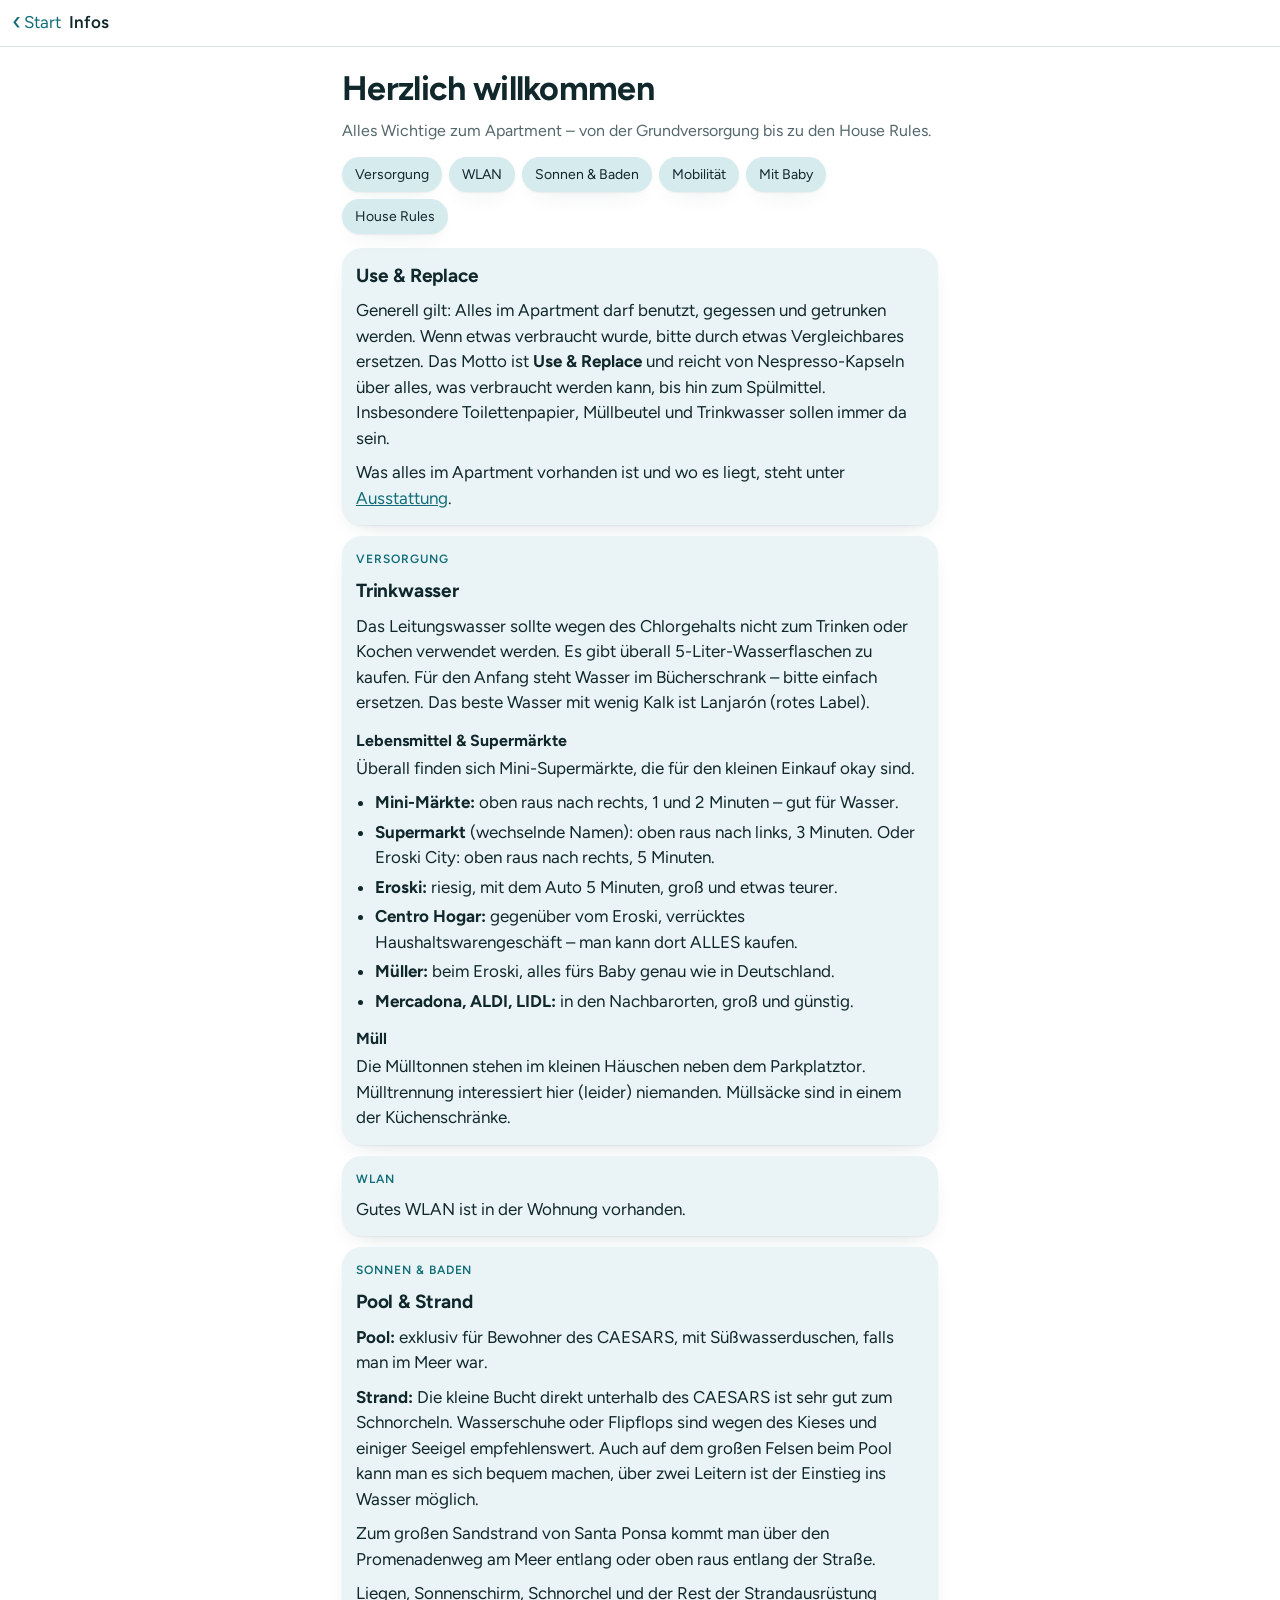
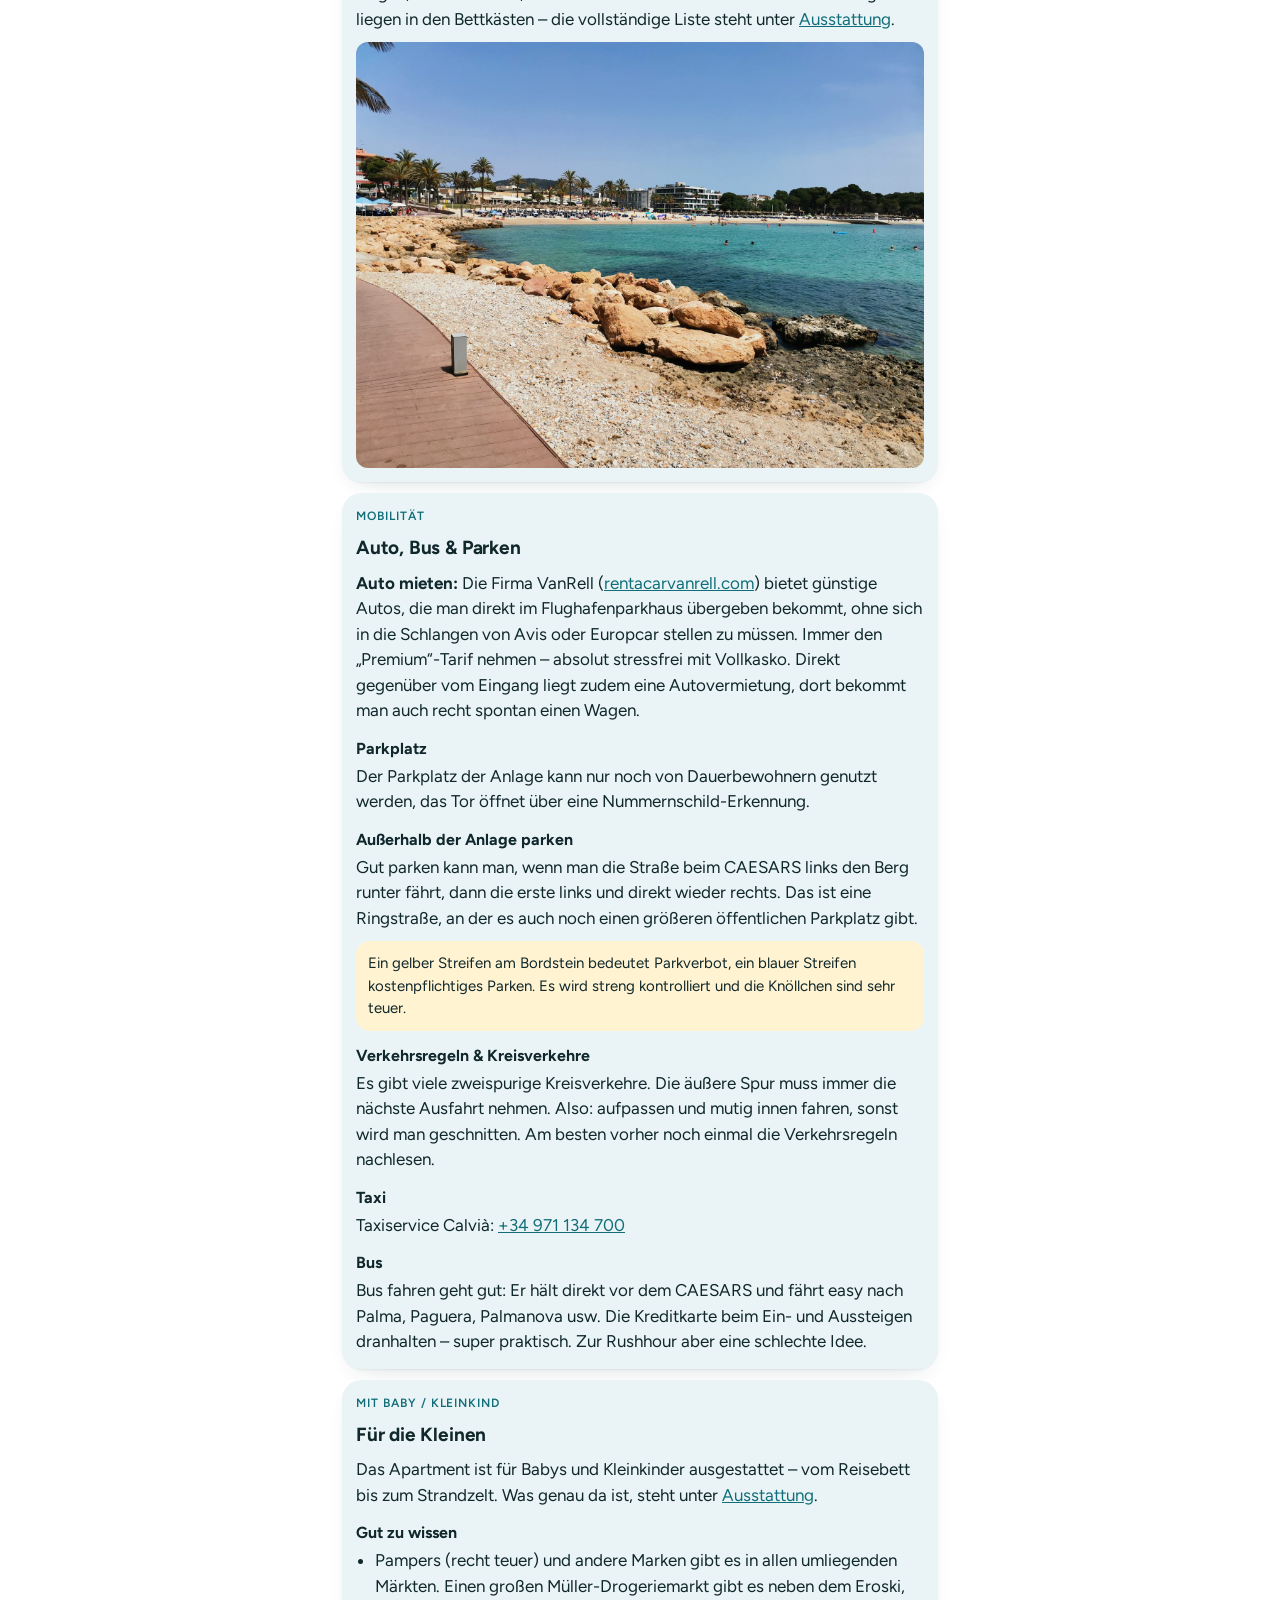
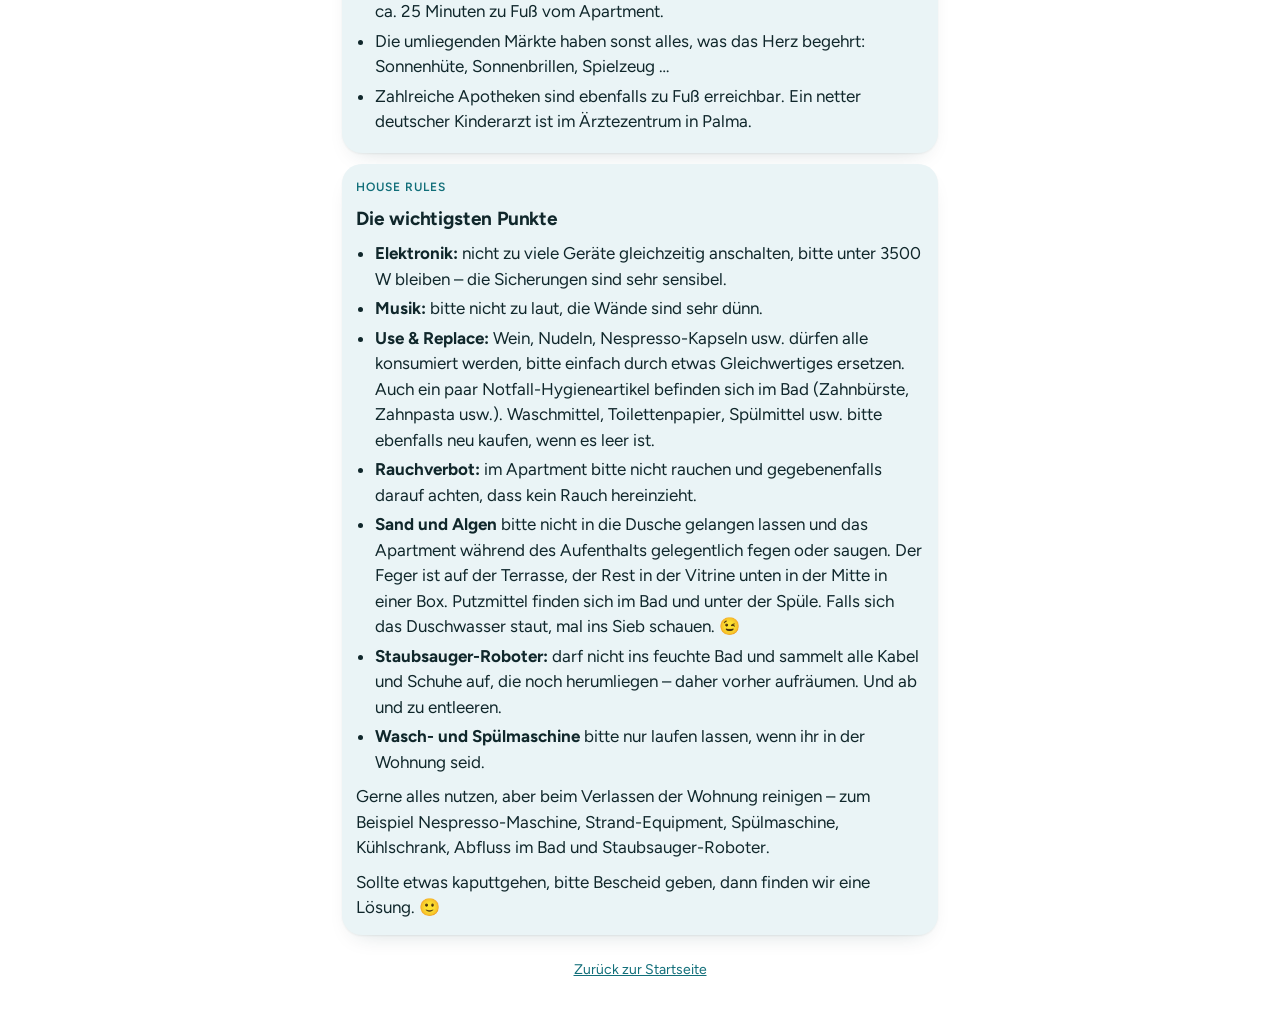
<file: infos.html>
<!doctype html>
<html lang="de">
<head>
<meta charset="utf-8">
<meta name="viewport" content="width=device-width, initial-scale=1">
<meta name="theme-color" content="#ffffff">
<meta name="robots" content="noindex">
<meta name="referrer" content="no-referrer">
<meta http-equiv="Content-Security-Policy" content="default-src 'none'; img-src 'self'; style-src 'self'; font-src 'self'; base-uri 'none'; form-action 'none'">
<title>Infos · Caesars Apartment</title>
<link rel="icon" href="favicon.svg">
<link rel="stylesheet" href="style.css">
</head>
<body>
<header class="bar"><a href="index.html">Start</a><span>Infos</span></header>
<div class="wrap">

  <h1 class="page">Herzlich willkommen</h1>
  <p class="lead">Alles Wichtige zum Apartment – von der Grundversorgung bis zu den
  House Rules.</p>

  <div class="chips">
    <a href="#versorgung">Versorgung</a>
    <a href="#wlan">WLAN</a>
    <a href="#baden">Sonnen &amp; Baden</a>
    <a href="#mobilitaet">Mobilität</a>
    <a href="#baby">Mit Baby</a>
    <a href="#rules">House Rules</a>
  </div>

  <div class="card">
    <h2>Use &amp; Replace</h2>
    <p>Generell gilt: Alles im Apartment darf benutzt, gegessen und getrunken werden.
    Wenn etwas verbraucht wurde, bitte durch etwas Vergleichbares ersetzen. Das Motto
    ist <b>Use &amp; Replace</b> und reicht von Nespresso-Kapseln über alles, was
    verbraucht werden kann, bis hin zum Spülmittel. Insbesondere Toilettenpapier,
    Müllbeutel und Trinkwasser sollen immer da sein.</p>
    <p>Was alles im Apartment vorhanden ist und wo es liegt, steht unter
    <a href="ausstattung.html">Ausstattung</a>.</p>
  </div>

  <div class="card" id="versorgung">
    <p class="eyebrow">Versorgung</p>
    <h2>Trinkwasser</h2>
    <p>Das Leitungswasser sollte wegen des Chlorgehalts nicht zum Trinken oder Kochen
    verwendet werden. Es gibt überall 5-Liter-Wasserflaschen zu kaufen. Für den Anfang
    steht Wasser im Bücherschrank – bitte einfach ersetzen. Das beste Wasser mit wenig
    Kalk ist Lanjarón (rotes Label).</p>

    <h3>Lebensmittel &amp; Supermärkte</h3>
    <p>Überall finden sich Mini-Supermärkte, die für den kleinen Einkauf okay sind.</p>
    <ul>
      <li><b>Mini-Märkte:</b> oben raus nach rechts, 1 und 2 Minuten – gut für Wasser.</li>
      <li><b>Supermarkt</b> (wechselnde Namen): oben raus nach links, 3 Minuten.
      Oder Eroski City: oben raus nach rechts, 5 Minuten.</li>
      <li><b>Eroski:</b> riesig, mit dem Auto 5 Minuten, groß und etwas teurer.</li>
      <li><b>Centro Hogar:</b> gegenüber vom Eroski, verrücktes Haushaltswarengeschäft –
      man kann dort ALLES kaufen.</li>
      <li><b>Müller:</b> beim Eroski, alles fürs Baby genau wie in Deutschland.</li>
      <li><b>Mercadona, ALDI, LIDL:</b> in den Nachbarorten, groß und günstig.</li>
    </ul>
    <h3>Müll</h3>
    <p>Die Mülltonnen stehen im kleinen Häuschen neben dem Parkplatztor. Mülltrennung
    interessiert hier (leider) niemanden. Müllsäcke sind in einem der Küchenschränke.</p>
  </div>

  <div class="card" id="wlan">
    <p class="eyebrow">WLAN</p>
    <p>Gutes WLAN ist in der Wohnung vorhanden.</p>
  </div>

  <div class="card" id="baden">
    <p class="eyebrow">Sonnen &amp; Baden</p>
    <h2>Pool &amp; Strand</h2>
    <p><b>Pool:</b> exklusiv für Bewohner des CAESARS, mit Süßwasserduschen, falls man im
    Meer war.</p>
    <p><b>Strand:</b> Die kleine Bucht direkt unterhalb des CAESARS ist sehr gut zum
    Schnorcheln. Wasserschuhe oder Flipflops sind wegen des Kieses und einiger
    Seeigel empfehlenswert. Auch auf dem großen Felsen beim Pool kann man es sich
    bequem machen, über zwei Leitern ist der Einstieg ins Wasser möglich.</p>
    <p>Zum großen Sandstrand von Santa Ponsa kommt man über den Promenadenweg am Meer
    entlang oder oben raus entlang der Straße.</p>

    <p>Liegen, Sonnenschirm, Schnorchel und der Rest der Strandausrüstung liegen in
    den Bettkästen – die vollständige Liste steht unter
    <a href="ausstattung.html#strand">Ausstattung</a>.</p>
    <img width="1600" height="1200" src="bilder/sandstrand.jpg"
    alt="Uferpromenade und Sandstrand von Santa Ponsa" loading="lazy">
  </div>

  <div class="card" id="mobilitaet">
    <p class="eyebrow">Mobilität</p>
    <h2>Auto, Bus &amp; Parken</h2>
    <p><b>Auto mieten:</b> Die Firma VanRell
    (<a href="https://www.rentacarvanrell.com/">rentacarvanrell.com</a>) bietet günstige
    Autos, die man direkt im Flughafenparkhaus übergeben bekommt, ohne sich in die
    Schlangen von Avis oder Europcar stellen zu müssen. Immer den „Premium“-Tarif
    nehmen – absolut stressfrei mit Vollkasko. Direkt gegenüber vom Eingang liegt
    zudem eine Autovermietung, dort bekommt man auch recht spontan einen Wagen.</p>

    <h3>Parkplatz</h3>
    <p>Der Parkplatz der Anlage kann nur noch von Dauerbewohnern genutzt werden, das Tor
    öffnet über eine Nummernschild-Erkennung.</p>

    <h3>Außerhalb der Anlage parken</h3>
    <p>Gut parken kann man, wenn man die Straße beim CAESARS links den Berg runter
    fährt, dann die erste links und direkt wieder rechts. Das ist eine Ringstraße, an
    der es auch noch einen größeren öffentlichen Parkplatz gibt.</p>
    <div class="note">Ein gelber Streifen am Bordstein bedeutet Parkverbot, ein blauer
    Streifen kostenpflichtiges Parken. Es wird streng kontrolliert und die Knöllchen
    sind sehr teuer.</div>

    <h3>Verkehrsregeln &amp; Kreisverkehre</h3>
    <p>Es gibt viele zweispurige Kreisverkehre. Die äußere Spur muss immer die nächste
    Ausfahrt nehmen. Also: aufpassen und mutig innen fahren, sonst wird man
    geschnitten. Am besten vorher noch einmal die Verkehrsregeln nachlesen.</p>

    <h3>Taxi</h3>
    <p>Taxiservice Calvià: <a href="tel:+34971134700">+34 971 134 700</a></p>

    <h3>Bus</h3>
    <p>Bus fahren geht gut: Er hält direkt vor dem CAESARS und fährt easy nach Palma,
    Paguera, Palmanova usw. Die Kreditkarte beim Ein- und Aussteigen dranhalten –
    super praktisch. Zur Rushhour aber eine schlechte Idee.</p>

  </div>

  <div class="card" id="baby">
    <p class="eyebrow">Mit Baby / Kleinkind</p>
    <h2>Für die Kleinen</h2>
    <p>Das Apartment ist für Babys und Kleinkinder ausgestattet – vom Reisebett bis zum
    Strandzelt. Was genau da ist, steht unter
    <a href="ausstattung.html#baby">Ausstattung</a>.</p>

    <h3>Gut zu wissen</h3>
    <ul>
      <li>Pampers (recht teuer) und andere Marken gibt es in allen umliegenden Märkten.
      Einen großen Müller-Drogeriemarkt gibt es neben dem Eroski, ca. 25 Minuten zu
      Fuß vom Apartment.</li>
      <li>Die umliegenden Märkte haben sonst alles, was das Herz begehrt: Sonnenhüte,
      Sonnenbrillen, Spielzeug …</li>
      <li>Zahlreiche Apotheken sind ebenfalls zu Fuß erreichbar. Ein netter deutscher
      Kinderarzt ist im Ärztezentrum in Palma.</li>
    </ul>
  </div>

  <div class="card" id="rules">
    <p class="eyebrow">House Rules</p>
    <h2>Die wichtigsten Punkte</h2>
    <ul>
      <li><b>Elektronik:</b> nicht zu viele Geräte gleichzeitig anschalten, bitte unter
      3500 W bleiben – die Sicherungen sind sehr sensibel.</li>
      <li><b>Musik:</b> bitte nicht zu laut, die Wände sind sehr dünn.</li>
      <li><b>Use &amp; Replace:</b> Wein, Nudeln, Nespresso-Kapseln usw. dürfen alle
      konsumiert werden, bitte einfach durch etwas Gleichwertiges ersetzen. Auch ein
      paar Notfall-Hygieneartikel befinden sich im Bad (Zahnbürste, Zahnpasta usw.).
      Waschmittel, Toilettenpapier, Spülmittel usw. bitte ebenfalls neu kaufen, wenn
      es leer ist.</li>
      <li><b>Rauchverbot:</b> im Apartment bitte nicht rauchen und gegebenenfalls darauf
      achten, dass kein Rauch hereinzieht.</li>
      <li><b>Sand und Algen</b> bitte nicht in die Dusche gelangen lassen und das
      Apartment während des Aufenthalts gelegentlich fegen oder saugen. Der Feger ist
      auf der Terrasse, der Rest in der Vitrine unten in der Mitte in einer Box.
      Putzmittel finden sich im Bad und unter der Spüle. Falls sich das Duschwasser
      staut, mal ins Sieb schauen. 😉</li>
      <li><b>Staubsauger-Roboter:</b> darf nicht ins feuchte Bad und sammelt alle Kabel
      und Schuhe auf, die noch herumliegen – daher vorher aufräumen. Und ab und zu
      entleeren.</li>
      <li><b>Wasch- und Spülmaschine</b> bitte nur laufen lassen, wenn ihr in der Wohnung
      seid.</li>
    </ul>
    <p>Gerne alles nutzen, aber beim Verlassen der Wohnung reinigen – zum Beispiel
    Nespresso-Maschine, Strand-Equipment, Spülmaschine, Kühlschrank, Abfluss im Bad
    und Staubsauger-Roboter.</p>
    <p>Sollte etwas kaputtgehen, bitte Bescheid geben, dann finden wir eine Lösung. 🙂</p>
  </div>

  <footer><p><a href="index.html">Zurück zur Startseite</a></p></footer>
</div>
</body>
</html>
</file>
<file: style.css>
/* Caesars Apartment – Santa Ponsa. Mobile first, keine externen Abhängigkeiten. */
:root{
  --bg:#fff; --card:#eaf4f6; --tile:#d6ebee; --chip:#ffdc7a;
  --txt:#10272b; --dim:#54686c; --line:#d7e8ea;
  --acc:#116e79; --tint:#fff3d1; --warm:#ffe9ad; --bar:rgba(255,255,255,.82);
  --sh:0 1px 2px rgba(8,50,56,.06), 0 10px 24px -14px rgba(8,50,56,.22);
  --shx:0 2px 6px rgba(8,50,56,.08), 0 18px 36px -16px rgba(8,50,56,.32);
  --r:20px;
  color-scheme:only light;   /* kein Dark Mode, auch kein vom Browser erzwungener */
}
@font-face{
  font-family:Figtree;
  src:url(schrift/figtree.woff2) format("woff2");
  font-weight:300 900;          /* eine Datei fuer alle Staerken */
  font-display:swap;
}
*{box-sizing:border-box}
html{-webkit-text-size-adjust:100%}
body{
  margin:0; background:var(--bg); color:var(--txt);
  font:400 17px/1.5 Figtree,-apple-system,BlinkMacSystemFont,"Segoe UI",Roboto,"Helvetica Neue",Arial,sans-serif;
  -webkit-font-smoothing:antialiased;
}
img{max-width:100%;height:auto;display:block}
a{color:var(--acc)}
.wrap{max-width:620px;margin:0 auto;padding:0 12px 40px}

/* Kopfzeile */
.bar{
  position:sticky;top:0;z-index:20;display:flex;align-items:center;gap:6px;
  padding:10px 12px;font-weight:600;font-size:17px;
  background:var(--bar);
  backdrop-filter:saturate(180%) blur(20px);-webkit-backdrop-filter:saturate(180%) blur(20px);
  border-bottom:1px solid var(--line);
}
.bar a{display:flex;align-items:center;gap:3px;text-decoration:none;font-weight:400;margin-right:2px}
.bar a::before{content:"‹";font-size:26px;line-height:1;margin-top:-3px}

/* Hero */
.hero{position:relative;margin:12px 0 16px;border-radius:24px;overflow:hidden;box-shadow:var(--sh)}
.hero img{aspect-ratio:4/3;object-fit:cover;width:100%}
.hero div{
  position:absolute;inset:auto 0 0 0;padding:18px 14px 14px;color:#fff;
  background:linear-gradient(transparent,rgba(0,0,0,.68));
}
.hero h1{margin:0;font-size:clamp(27px,7.5vw,34px);letter-spacing:-.02em;line-height:1.15}
.hero p{margin:4px 0 0;font-size:15px;opacity:.9}

h1.page{font-size:clamp(27px,8vw,34px);letter-spacing:-.02em;margin:16px 0 5px}
.lead{color:var(--dim);margin:0 0 14px;font-size:16px}

/* Kacheln */
.tiles{display:grid;grid-template-columns:1fr 1fr;gap:10px;margin:0 0 22px}
.tile{
  display:block;padding:13px;border-radius:var(--r);background:var(--tile);
  box-shadow:var(--sh);text-decoration:none;color:inherit;
  transition:transform .22s ease, box-shadow .22s ease;
}
.tile svg{width:26px;height:26px;stroke:var(--acc);stroke-width:1.7;fill:none;
  stroke-linecap:round;stroke-linejoin:round;
  background:var(--chip);border-radius:11px;padding:6px;box-sizing:content-box}
.tile b{display:block;margin:9px 0 1px;font-size:16px;font-weight:600;letter-spacing:-.01em}
.tile span{display:block;font-size:13px;color:var(--dim);line-height:1.35}
.tile.warm{background:var(--warm);--chip:var(--bg)}   /* Check-in/-out */
@media (hover:hover){.tile:hover{transform:translateY(-3px);box-shadow:var(--shx)}}
.tile:active{transform:scale(.97)}

h2.sec{font-size:19px;letter-spacing:-.01em;margin:0 0 10px}
h2.sec span{font-weight:400;font-size:14px;color:var(--dim)}

/* Karten / Inhalte */
.card{background:var(--card);border-radius:var(--r);padding:14px;box-shadow:var(--sh);margin:0 0 11px}
.card h2{font-size:19px;letter-spacing:-.01em;margin:0 0 8px}
.card h3{font-size:16px;margin:13px 0 3px}
.card p{margin:0 0 9px}
.card p:last-child,.card ul:last-child{margin-bottom:0}
.card ul{margin:0 0 9px;padding-left:19px}
.card li{margin:0 0 4px}
.card img{border-radius:12px;margin:10px 0 0}
.eyebrow{font-size:12px;font-weight:600;letter-spacing:.08em;text-transform:uppercase;color:var(--acc);margin:0 0 6px}
.note{background:var(--tint);border-radius:14px;padding:11px 12px;margin:10px 0 0;font-size:15px}
.pair{display:grid;grid-template-columns:1fr 1fr;gap:8px;margin-top:10px}
.pair img{margin:0;aspect-ratio:3/4;object-fit:cover}   /* Paare immer gleich hoch */

/* Sprungmarken */
.chips{display:flex;flex-wrap:wrap;gap:7px;margin:0 0 14px}
.chips a{background:var(--tile);box-shadow:var(--sh);border-radius:999px;padding:7px 13px;
  font-size:14px;text-decoration:none;color:var(--txt)}
.chips a:active{transform:scale(.96)}

/* Checklisten */
.check{list-style:none;padding:0;margin:0}
.check li{position:relative;padding:0 0 0 28px;margin:0 0 10px}
.check li::before{
  content:"";position:absolute;left:0;top:3px;width:19px;height:19px;border-radius:50%;
  border:1.7px solid var(--acc);
}
.check li b{display:block}
.check img{margin:8px 0 0;border-radius:12px}


.btn{
  display:block;margin:12px 0 0;padding:13px;border:0;border-radius:14px;
  background:var(--acc);color:#fff;font-size:16px;font-weight:600;
  text-align:center;text-decoration:none;
}
.btn:active{opacity:.7}

/* Galerie: horizontal wischen + Lightbox ohne JS */
.strip{
  display:flex;gap:8px;overflow-x:auto;scroll-snap-type:x mandatory;
  margin:0 -12px;padding:0 12px 10px;scroll-padding:0 12px;
  -webkit-overflow-scrolling:touch;
}
.strip a{flex:0 0 78%;scroll-snap-align:center;border-radius:14px;overflow:hidden;box-shadow:var(--sh)}
.strip img{aspect-ratio:4/3;object-fit:cover;width:100%}
.lb.plan img{object-fit:contain;background:#fff}
img.plan{background:#fff;border-radius:12px}
.planbox{display:flex;justify-content:center}
.planbox img{width:106px;margin:0}
@media (hover:hover){.strip a:hover img{transform:scale(1.04);transition:transform .3s ease}}

.lb{position:fixed;inset:0;z-index:50;display:none;margin:0;background:#000}
.lb:target{display:grid;place-items:center}
.lb img{width:100%;max-height:100vh;object-fit:contain}
.lb.plan{place-items:start center;overflow-y:auto}
.lb.plan img{max-height:none}
.lb .bg{position:absolute;inset:0}
.lb figcaption{
  position:fixed;left:0;right:0;bottom:0;padding:26px 14px 16px;
  color:#f5f5f7;font-size:14px;text-align:center;
  background:linear-gradient(transparent,rgba(0,0,0,.72));
}
.lb .nav{
  position:fixed;top:50%;transform:translateY(-50%);z-index:2;width:44px;height:44px;
  border-radius:50%;background:rgba(0,0,0,.45);
  color:#fff;font-size:30px;line-height:43px;text-align:center;text-decoration:none;
}
.lb .zurueck{left:12px}
.lb .weiter{right:12px}
.lb .x{
  position:fixed;top:12px;right:12px;z-index:2;width:38px;height:38px;
  border-radius:50%;background:rgba(0,0,0,.45);
  color:#fff;font-size:25px;line-height:37px;text-align:center;text-decoration:none;
}

footer{margin-top:24px;text-align:center;font-size:14px;color:var(--dim)}
footer a{margin:0 7px;white-space:nowrap}
</file>
